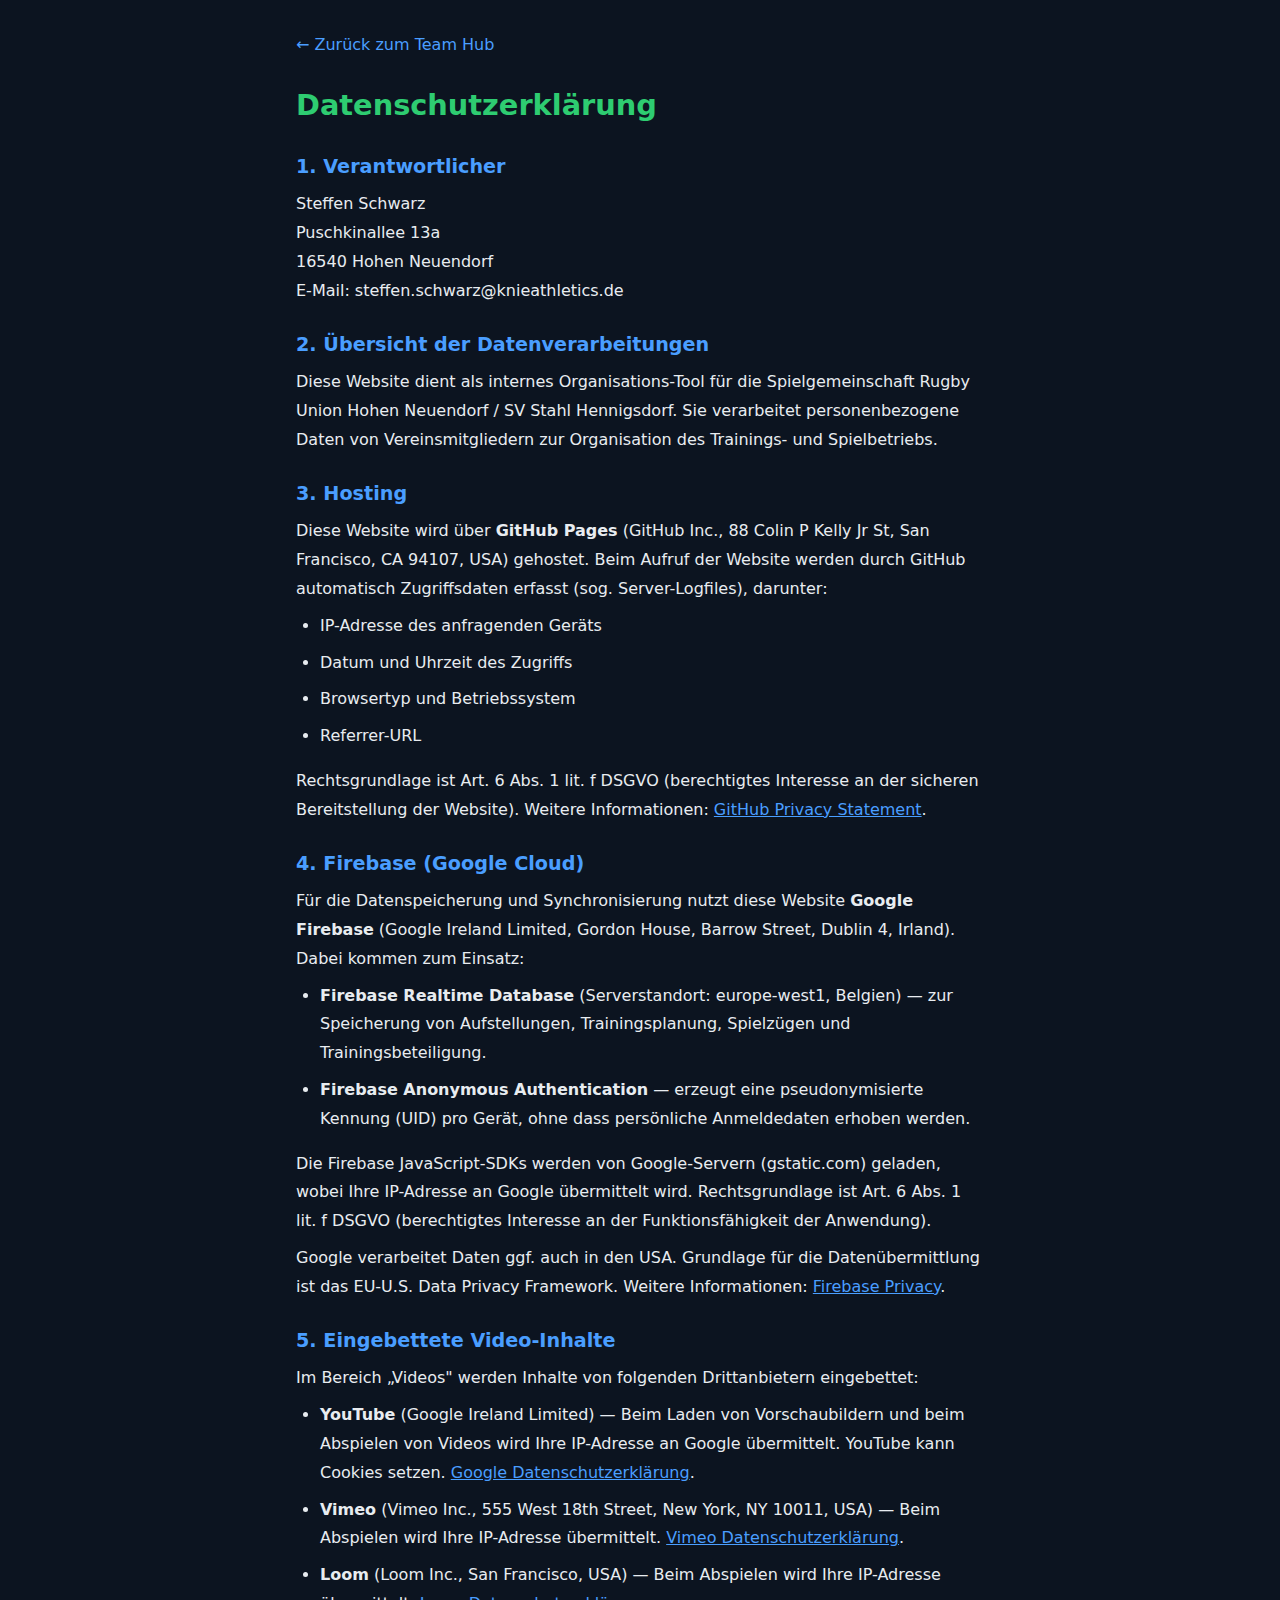
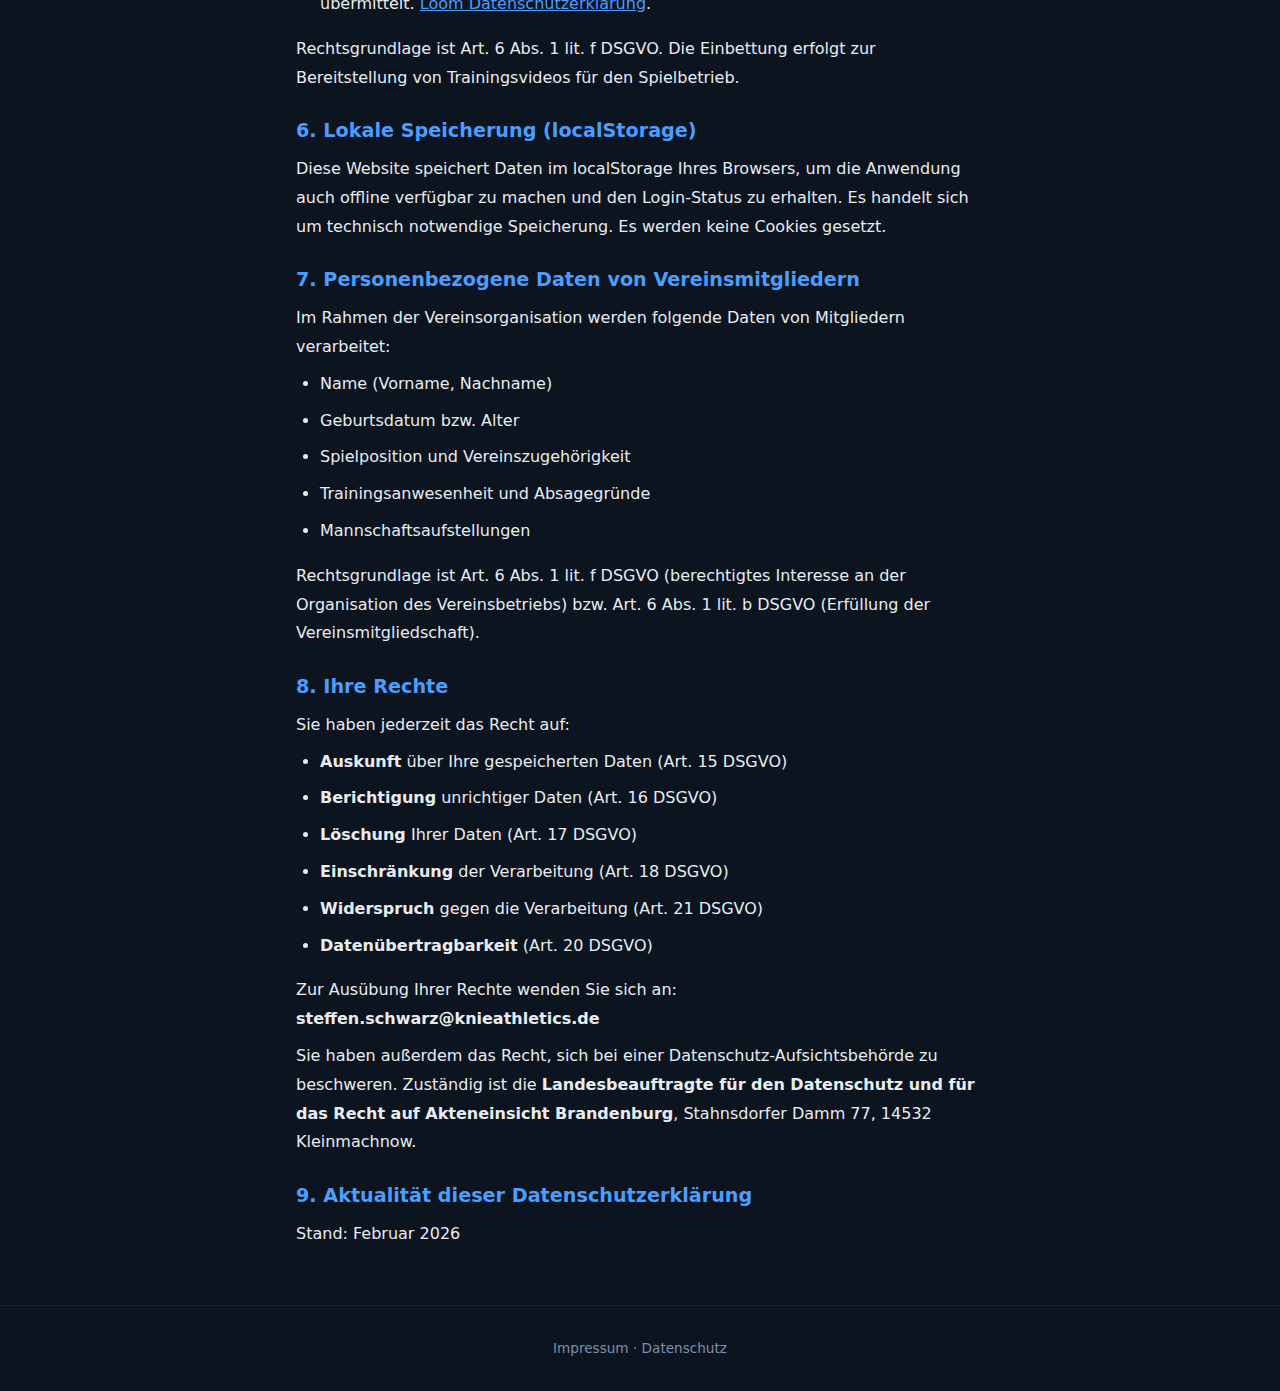
<file: datenschutz.html>
<!DOCTYPE html>
<html lang="de">
<head>
    <meta charset="UTF-8">
    <meta name="viewport" content="width=device-width, initial-scale=1.0">
    <title>Datenschutzerklärung — SG Rugby Team Hub</title>
    <link rel="stylesheet" href="common.css?v=3">
    <style>
        .legal-content { max-width: 720px; margin: 0 auto; padding: 2rem 1rem; }
        .legal-content h1 { font-size: 1.8rem; margin-bottom: 1.5rem; color: var(--accent); }
        .legal-content h2 { font-size: 1.2rem; margin: 1.5rem 0 0.5rem; color: var(--accent-blue); }
        .legal-content h3 { font-size: 1rem; margin: 1rem 0 0.3rem; color: var(--text); }
        .legal-content p, .legal-content li { color: var(--text); line-height: 1.8; margin-bottom: 0.5rem; }
        .legal-content ul { padding-left: 1.5rem; margin-bottom: 1rem; }
        .legal-content a { color: var(--accent-blue); }
        .back-link { display: inline-block; margin-bottom: 1.5rem; color: var(--accent-blue); text-decoration: none; }
        .back-link:hover { text-decoration: underline; }
    </style>
</head>
<body>
    <div class="legal-content">
        <a href="index.html" class="back-link">&larr; Zurück zum Team Hub</a>

        <h1>Datenschutzerklärung</h1>

        <h2>1. Verantwortlicher</h2>
        <p>
            Steffen Schwarz<br>
            Puschkinallee 13a<br>
            16540 Hohen Neuendorf<br>
            E-Mail: steffen.schwarz@knieathletics.de
        </p>

        <h2>2. Übersicht der Datenverarbeitungen</h2>
        <p>
            Diese Website dient als internes Organisations-Tool für die Spielgemeinschaft
            Rugby Union Hohen Neuendorf / SV Stahl Hennigsdorf. Sie verarbeitet personenbezogene Daten
            von Vereinsmitgliedern zur Organisation des Trainings- und Spielbetriebs.
        </p>

        <h2>3. Hosting</h2>
        <p>
            Diese Website wird über <strong>GitHub Pages</strong> (GitHub Inc., 88 Colin P Kelly Jr St,
            San Francisco, CA 94107, USA) gehostet. Beim Aufruf der Website werden durch GitHub
            automatisch Zugriffsdaten erfasst (sog. Server-Logfiles), darunter:
        </p>
        <ul>
            <li>IP-Adresse des anfragenden Geräts</li>
            <li>Datum und Uhrzeit des Zugriffs</li>
            <li>Browsertyp und Betriebssystem</li>
            <li>Referrer-URL</li>
        </ul>
        <p>
            Rechtsgrundlage ist Art. 6 Abs. 1 lit. f DSGVO (berechtigtes Interesse an der sicheren
            Bereitstellung der Website). Weitere Informationen:
            <a href="https://docs.github.com/en/site-policy/privacy-policies/github-general-privacy-statement" target="_blank">GitHub Privacy Statement</a>.
        </p>

        <h2>4. Firebase (Google Cloud)</h2>
        <p>
            Für die Datenspeicherung und Synchronisierung nutzt diese Website <strong>Google Firebase</strong>
            (Google Ireland Limited, Gordon House, Barrow Street, Dublin 4, Irland). Dabei kommen zum Einsatz:
        </p>
        <ul>
            <li><strong>Firebase Realtime Database</strong> (Serverstandort: europe-west1, Belgien) —
                zur Speicherung von Aufstellungen, Trainingsplanung, Spielzügen und Trainingsbeteiligung.</li>
            <li><strong>Firebase Anonymous Authentication</strong> — erzeugt eine pseudonymisierte Kennung (UID)
                pro Gerät, ohne dass persönliche Anmeldedaten erhoben werden.</li>
        </ul>
        <p>
            Die Firebase JavaScript-SDKs werden von Google-Servern (gstatic.com) geladen, wobei Ihre
            IP-Adresse an Google übermittelt wird. Rechtsgrundlage ist Art. 6 Abs. 1 lit. f DSGVO
            (berechtigtes Interesse an der Funktionsfähigkeit der Anwendung).
        </p>
        <p>
            Google verarbeitet Daten ggf. auch in den USA. Grundlage für die Datenübermittlung ist
            das EU-U.S. Data Privacy Framework.
            Weitere Informationen: <a href="https://firebase.google.com/support/privacy" target="_blank">Firebase Privacy</a>.
        </p>

        <h2>5. Eingebettete Video-Inhalte</h2>
        <p>
            Im Bereich „Videos" werden Inhalte von folgenden Drittanbietern eingebettet:
        </p>
        <ul>
            <li><strong>YouTube</strong> (Google Ireland Limited) — Beim Laden von Vorschaubildern und
                beim Abspielen von Videos wird Ihre IP-Adresse an Google übermittelt. YouTube kann
                Cookies setzen.
                <a href="https://policies.google.com/privacy" target="_blank">Google Datenschutzerklärung</a>.</li>
            <li><strong>Vimeo</strong> (Vimeo Inc., 555 West 18th Street, New York, NY 10011, USA) —
                Beim Abspielen wird Ihre IP-Adresse übermittelt.
                <a href="https://vimeo.com/privacy" target="_blank">Vimeo Datenschutzerklärung</a>.</li>
            <li><strong>Loom</strong> (Loom Inc., San Francisco, USA) —
                Beim Abspielen wird Ihre IP-Adresse übermittelt.
                <a href="https://www.loom.com/privacy-policy" target="_blank">Loom Datenschutzerklärung</a>.</li>
        </ul>
        <p>
            Rechtsgrundlage ist Art. 6 Abs. 1 lit. f DSGVO. Die Einbettung erfolgt zur Bereitstellung
            von Trainingsvideos für den Spielbetrieb.
        </p>

        <h2>6. Lokale Speicherung (localStorage)</h2>
        <p>
            Diese Website speichert Daten im localStorage Ihres Browsers, um die Anwendung auch
            offline verfügbar zu machen und den Login-Status zu erhalten. Es handelt sich um
            technisch notwendige Speicherung. Es werden keine Cookies gesetzt.
        </p>

        <h2>7. Personenbezogene Daten von Vereinsmitgliedern</h2>
        <p>
            Im Rahmen der Vereinsorganisation werden folgende Daten von Mitgliedern verarbeitet:
        </p>
        <ul>
            <li>Name (Vorname, Nachname)</li>
            <li>Geburtsdatum bzw. Alter</li>
            <li>Spielposition und Vereinszugehörigkeit</li>
            <li>Trainingsanwesenheit und Absagegründe</li>
            <li>Mannschaftsaufstellungen</li>
        </ul>
        <p>
            Rechtsgrundlage ist Art. 6 Abs. 1 lit. f DSGVO (berechtigtes Interesse an der Organisation
            des Vereinsbetriebs) bzw. Art. 6 Abs. 1 lit. b DSGVO (Erfüllung der Vereinsmitgliedschaft).
        </p>

        <h2>8. Ihre Rechte</h2>
        <p>Sie haben jederzeit das Recht auf:</p>
        <ul>
            <li><strong>Auskunft</strong> über Ihre gespeicherten Daten (Art. 15 DSGVO)</li>
            <li><strong>Berichtigung</strong> unrichtiger Daten (Art. 16 DSGVO)</li>
            <li><strong>Löschung</strong> Ihrer Daten (Art. 17 DSGVO)</li>
            <li><strong>Einschränkung</strong> der Verarbeitung (Art. 18 DSGVO)</li>
            <li><strong>Widerspruch</strong> gegen die Verarbeitung (Art. 21 DSGVO)</li>
            <li><strong>Datenübertragbarkeit</strong> (Art. 20 DSGVO)</li>
        </ul>
        <p>
            Zur Ausübung Ihrer Rechte wenden Sie sich an: <strong>steffen.schwarz@knieathletics.de</strong>
        </p>
        <p>
            Sie haben außerdem das Recht, sich bei einer Datenschutz-Aufsichtsbehörde zu beschweren.
            Zuständig ist die <strong>Landesbeauftragte für den Datenschutz und für das Recht auf
            Akteneinsicht Brandenburg</strong>, Stahnsdorfer Damm 77, 14532 Kleinmachnow.
        </p>

        <h2>9. Aktualität dieser Datenschutzerklärung</h2>
        <p>Stand: Februar 2026</p>
    </div>

    <footer style="text-align:center; padding:2rem 1rem; color:var(--text-muted); font-size:0.85rem;">
        <a href="impressum.html" style="color:var(--text-muted);">Impressum</a> &middot;
        <a href="datenschutz.html" style="color:var(--text-muted);">Datenschutz</a>
    </footer>
</body>
</html>
</file>
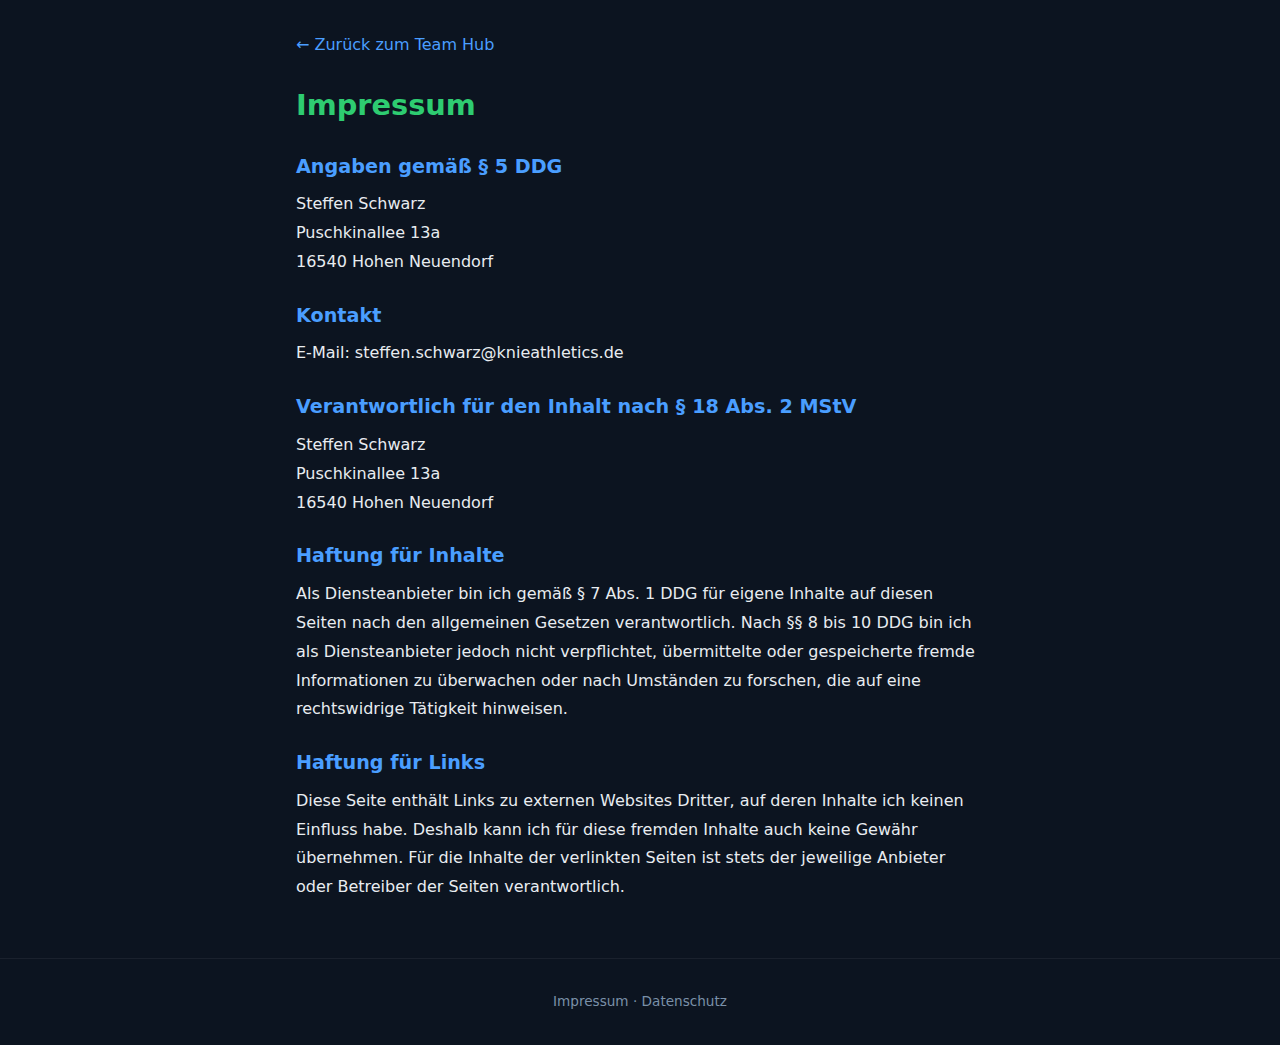
<file: impressum.html>
<!DOCTYPE html>
<html lang="de">
<head>
    <meta charset="UTF-8">
    <meta name="viewport" content="width=device-width, initial-scale=1.0">
    <title>Impressum — SG Rugby Team Hub</title>
    <link rel="stylesheet" href="common.css?v=2">
    <style>
        .legal-content { max-width: 720px; margin: 0 auto; padding: 2rem 1rem; }
        .legal-content h1 { font-size: 1.8rem; margin-bottom: 1.5rem; color: var(--accent); }
        .legal-content h2 { font-size: 1.2rem; margin: 1.5rem 0 0.5rem; color: var(--accent-blue); }
        .legal-content p, .legal-content li { color: var(--text); line-height: 1.8; margin-bottom: 0.5rem; }
        .legal-content a { color: var(--accent-blue); }
        .back-link { display: inline-block; margin-bottom: 1.5rem; color: var(--accent-blue); text-decoration: none; }
        .back-link:hover { text-decoration: underline; }
    </style>
</head>
<body>
    <div class="legal-content">
        <a href="index.html" class="back-link">&larr; Zurück zum Team Hub</a>

        <h1>Impressum</h1>

        <h2>Angaben gemäß § 5 DDG</h2>
        <p>
            Steffen Schwarz<br>
            Puschkinallee 13a<br>
            16540 Hohen Neuendorf
        </p>

        <h2>Kontakt</h2>
        <p>
            E-Mail: steffen.schwarz@knieathletics.de
        </p>

        <h2>Verantwortlich für den Inhalt nach § 18 Abs. 2 MStV</h2>
        <p>
            Steffen Schwarz<br>
            Puschkinallee 13a<br>
            16540 Hohen Neuendorf
        </p>

        <h2>Haftung für Inhalte</h2>
        <p>
            Als Diensteanbieter bin ich gemäß § 7 Abs. 1 DDG für eigene Inhalte auf diesen Seiten nach den
            allgemeinen Gesetzen verantwortlich. Nach §§ 8 bis 10 DDG bin ich als Diensteanbieter jedoch nicht
            verpflichtet, übermittelte oder gespeicherte fremde Informationen zu überwachen oder nach Umständen
            zu forschen, die auf eine rechtswidrige Tätigkeit hinweisen.
        </p>

        <h2>Haftung für Links</h2>
        <p>
            Diese Seite enthält Links zu externen Websites Dritter, auf deren Inhalte ich keinen Einfluss habe.
            Deshalb kann ich für diese fremden Inhalte auch keine Gewähr übernehmen. Für die Inhalte der
            verlinkten Seiten ist stets der jeweilige Anbieter oder Betreiber der Seiten verantwortlich.
        </p>
    </div>

    <footer style="text-align:center; padding:2rem 1rem; color:var(--text-muted); font-size:0.85rem;">
        <a href="impressum.html" style="color:var(--text-muted);">Impressum</a> &middot;
        <a href="datenschutz.html" style="color:var(--text-muted);">Datenschutz</a>
    </footer>
</body>
</html>
</file>
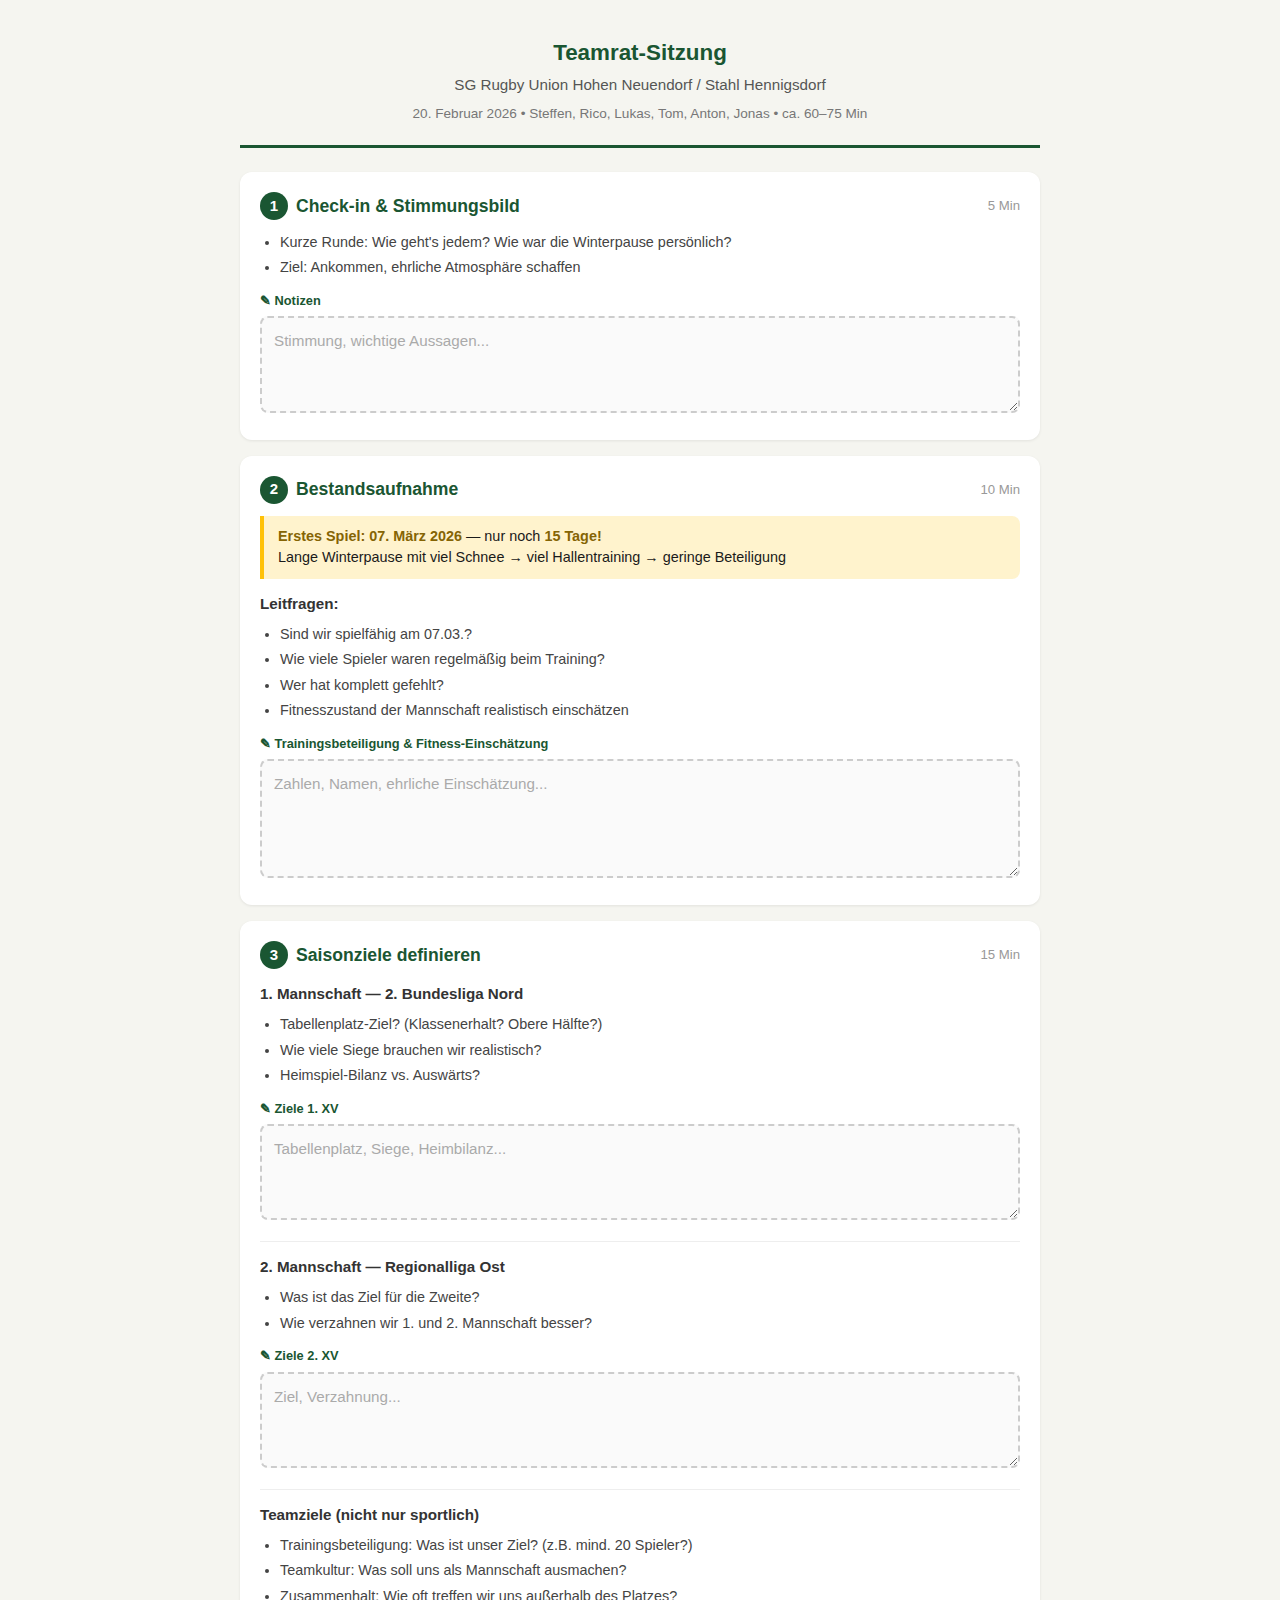
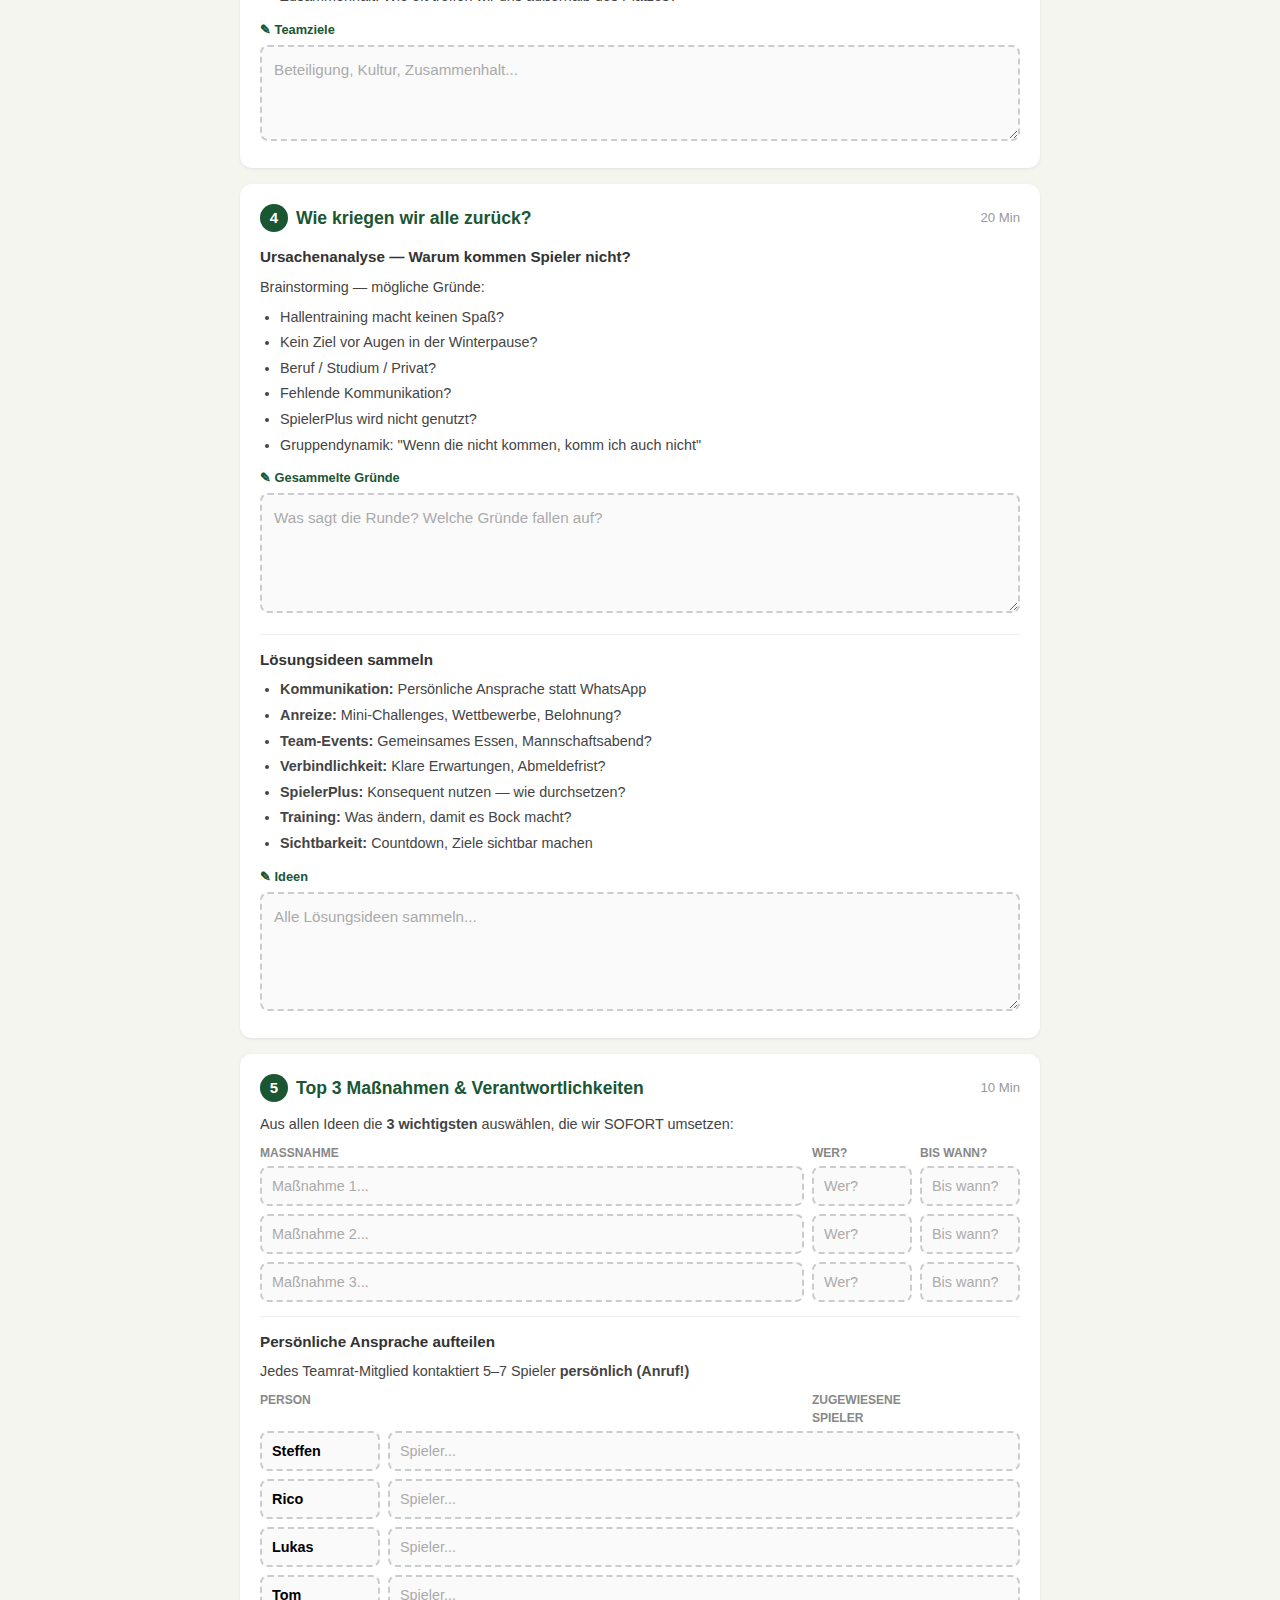
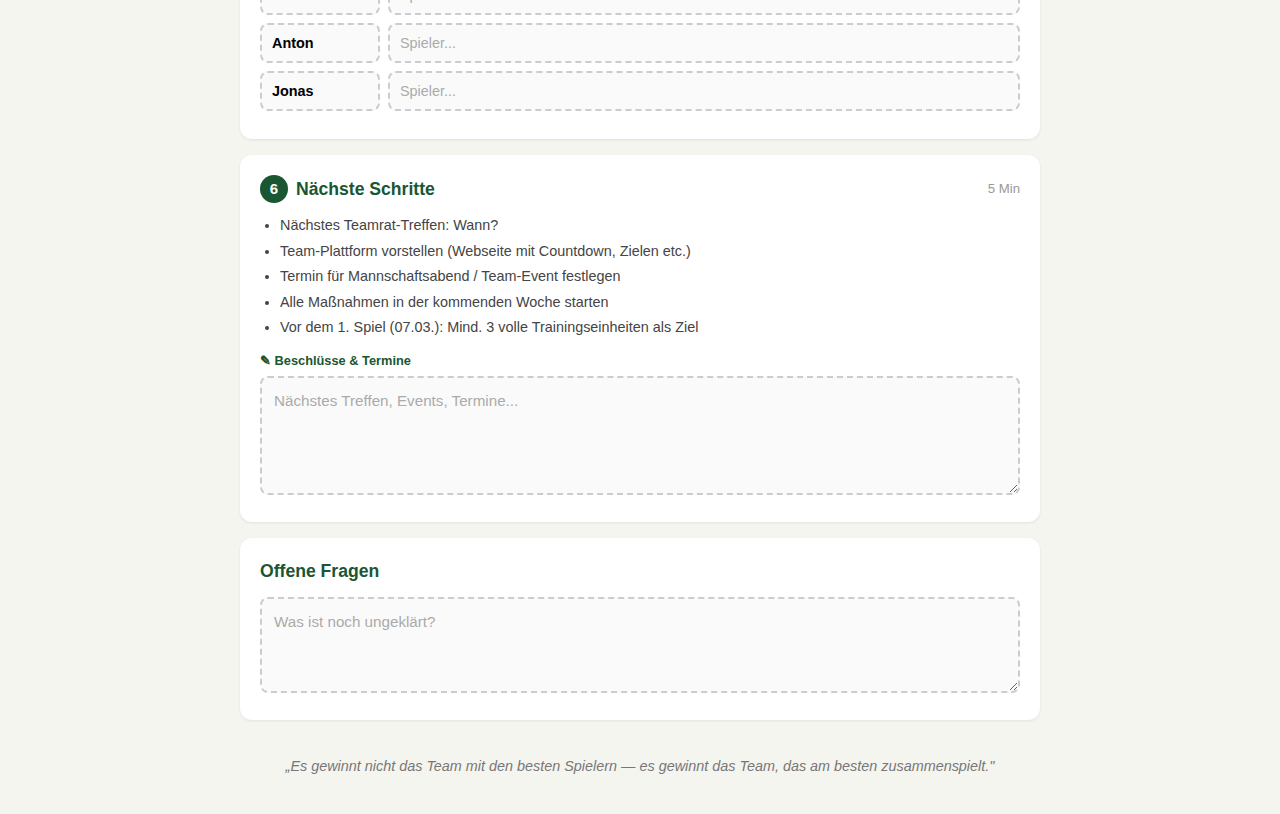
<file: meeting-agenda.html>
<!DOCTYPE html>
<html lang="de">
<head>
    <meta charset="UTF-8">
    <meta name="viewport" content="width=device-width, initial-scale=1.0">
    <title>Teamrat-Sitzung — 20. Februar 2026</title>
    <style>
        * { box-sizing: border-box; margin: 0; padding: 0; }
        body {
            font-family: -apple-system, BlinkMacSystemFont, 'Segoe UI', Roboto, sans-serif;
            background: #f5f5f0;
            color: #1a1a1a;
            line-height: 1.5;
            padding: 16px;
            -webkit-text-size-adjust: 100%;
        }
        .container {
            max-width: 800px;
            margin: 0 auto;
        }
        header {
            text-align: center;
            padding: 20px 0;
            border-bottom: 3px solid #1a5632;
            margin-bottom: 24px;
        }
        header h1 {
            font-size: 1.4em;
            color: #1a5632;
            margin-bottom: 4px;
        }
        header .subtitle {
            font-size: 0.95em;
            color: #555;
        }
        header .meta {
            font-size: 0.85em;
            color: #777;
            margin-top: 8px;
        }
        .section {
            background: #fff;
            border-radius: 12px;
            padding: 20px;
            margin-bottom: 16px;
            box-shadow: 0 1px 3px rgba(0,0,0,0.08);
        }
        .section h2 {
            font-size: 1.1em;
            color: #1a5632;
            margin-bottom: 12px;
            display: flex;
            align-items: center;
            gap: 8px;
        }
        .section h2 .num {
            background: #1a5632;
            color: #fff;
            width: 28px;
            height: 28px;
            border-radius: 50%;
            display: inline-flex;
            align-items: center;
            justify-content: center;
            font-size: 0.85em;
            flex-shrink: 0;
        }
        .section h2 .time {
            font-size: 0.75em;
            color: #999;
            font-weight: normal;
            margin-left: auto;
        }
        .section h3 {
            font-size: 0.95em;
            color: #333;
            margin: 14px 0 8px;
        }
        .section ul {
            padding-left: 20px;
            margin-bottom: 8px;
        }
        .section li {
            margin-bottom: 4px;
            font-size: 0.9em;
            color: #444;
        }
        .section p {
            font-size: 0.9em;
            color: #444;
            margin-bottom: 8px;
        }
        .highlight {
            background: #fff3cd;
            border-left: 4px solid #ffc107;
            padding: 10px 14px;
            border-radius: 0 8px 8px 0;
            margin: 10px 0;
            font-size: 0.9em;
        }
        .highlight strong { color: #856404; }
        textarea {
            width: 100%;
            border: 2px dashed #ccc;
            border-radius: 8px;
            padding: 12px;
            font-family: inherit;
            font-size: 0.95em;
            line-height: 1.5;
            resize: vertical;
            background: #fafafa;
            color: #1a1a1a;
            -webkit-appearance: none;
            transition: border-color 0.2s;
        }
        textarea:focus {
            outline: none;
            border-color: #1a5632;
            background: #fff;
        }
        textarea::placeholder {
            color: #aaa;
        }
        .note-label {
            font-size: 0.8em;
            color: #1a5632;
            font-weight: 600;
            margin-bottom: 6px;
            display: flex;
            align-items: center;
            gap: 4px;
        }
        .note-group {
            margin-top: 12px;
        }
        .massnahme-row {
            display: grid;
            grid-template-columns: 1fr 100px 100px;
            gap: 8px;
            margin-bottom: 8px;
        }
        .massnahme-row input {
            border: 2px dashed #ccc;
            border-radius: 8px;
            padding: 10px;
            font-family: inherit;
            font-size: 0.9em;
            background: #fafafa;
            -webkit-appearance: none;
        }
        .massnahme-row input:focus {
            outline: none;
            border-color: #1a5632;
            background: #fff;
        }
        .massnahme-row input::placeholder { color: #aaa; }
        .massnahme-label {
            display: grid;
            grid-template-columns: 1fr 100px 100px;
            gap: 8px;
            margin-bottom: 4px;
        }
        .massnahme-label span {
            font-size: 0.75em;
            color: #888;
            font-weight: 600;
            text-transform: uppercase;
        }
        .divider {
            height: 1px;
            background: #eee;
            margin: 14px 0;
        }
        .quote {
            text-align: center;
            font-style: italic;
            color: #777;
            padding: 20px;
            font-size: 0.9em;
        }
        .save-status {
            position: fixed;
            bottom: 16px;
            right: 16px;
            background: #1a5632;
            color: #fff;
            padding: 8px 16px;
            border-radius: 20px;
            font-size: 0.8em;
            opacity: 0;
            transition: opacity 0.3s;
            pointer-events: none;
            z-index: 100;
        }
        .save-status.show { opacity: 1; }
        @media (max-width: 600px) {
            .massnahme-row {
                grid-template-columns: 1fr;
            }
            .massnahme-label {
                display: none;
            }
            .massnahme-row input:nth-child(2)::placeholder { content: 'Wer?'; }
            .massnahme-row input:nth-child(3)::placeholder { content: 'Bis wann?'; }
        }
    </style>
</head>
<body>
    <div class="container">
        <header>
            <h1>Teamrat-Sitzung</h1>
            <div class="subtitle">SG Rugby Union Hohen Neuendorf / Stahl Hennigsdorf</div>
            <div class="meta">20. Februar 2026 &bull; Steffen, Rico, Lukas, Tom, Anton, Jonas &bull; ca. 60–75 Min</div>
        </header>

        <!-- 1. Check-in -->
        <div class="section">
            <h2><span class="num">1</span> Check-in & Stimmungsbild <span class="time">5 Min</span></h2>
            <ul>
                <li>Kurze Runde: Wie geht's jedem? Wie war die Winterpause persönlich?</li>
                <li>Ziel: Ankommen, ehrliche Atmosphäre schaffen</li>
            </ul>
            <div class="note-group">
                <div class="note-label">&#9998; Notizen</div>
                <textarea rows="3" placeholder="Stimmung, wichtige Aussagen..." data-key="checkin"></textarea>
            </div>
        </div>

        <!-- 2. Bestandsaufnahme -->
        <div class="section">
            <h2><span class="num">2</span> Bestandsaufnahme <span class="time">10 Min</span></h2>
            <div class="highlight">
                <strong>Erstes Spiel: 07. März 2026</strong> — nur noch <strong>15 Tage!</strong><br>
                Lange Winterpause mit viel Schnee → viel Hallentraining → geringe Beteiligung
            </div>
            <h3>Leitfragen:</h3>
            <ul>
                <li>Sind wir spielfähig am 07.03.?</li>
                <li>Wie viele Spieler waren regelmäßig beim Training?</li>
                <li>Wer hat komplett gefehlt?</li>
                <li>Fitnesszustand der Mannschaft realistisch einschätzen</li>
            </ul>
            <div class="note-group">
                <div class="note-label">&#9998; Trainingsbeteiligung & Fitness-Einschätzung</div>
                <textarea rows="4" placeholder="Zahlen, Namen, ehrliche Einschätzung..." data-key="bestand"></textarea>
            </div>
        </div>

        <!-- 3. Saisonziele -->
        <div class="section">
            <h2><span class="num">3</span> Saisonziele definieren <span class="time">15 Min</span></h2>

            <h3>1. Mannschaft — 2. Bundesliga Nord</h3>
            <ul>
                <li>Tabellenplatz-Ziel? (Klassenerhalt? Obere Hälfte?)</li>
                <li>Wie viele Siege brauchen wir realistisch?</li>
                <li>Heimspiel-Bilanz vs. Auswärts?</li>
            </ul>
            <div class="note-group">
                <div class="note-label">&#9998; Ziele 1. XV</div>
                <textarea rows="3" placeholder="Tabellenplatz, Siege, Heimbilanz..." data-key="ziele1xv"></textarea>
            </div>

            <div class="divider"></div>

            <h3>2. Mannschaft — Regionalliga Ost</h3>
            <ul>
                <li>Was ist das Ziel für die Zweite?</li>
                <li>Wie verzahnen wir 1. und 2. Mannschaft besser?</li>
            </ul>
            <div class="note-group">
                <div class="note-label">&#9998; Ziele 2. XV</div>
                <textarea rows="3" placeholder="Ziel, Verzahnung..." data-key="ziele2xv"></textarea>
            </div>

            <div class="divider"></div>

            <h3>Teamziele (nicht nur sportlich)</h3>
            <ul>
                <li>Trainingsbeteiligung: Was ist unser Ziel? (z.B. mind. 20 Spieler?)</li>
                <li>Teamkultur: Was soll uns als Mannschaft ausmachen?</li>
                <li>Zusammenhalt: Wie oft treffen wir uns außerhalb des Platzes?</li>
            </ul>
            <div class="note-group">
                <div class="note-label">&#9998; Teamziele</div>
                <textarea rows="3" placeholder="Beteiligung, Kultur, Zusammenhalt..." data-key="teamziele"></textarea>
            </div>
        </div>

        <!-- 4. Kernproblem -->
        <div class="section">
            <h2><span class="num">4</span> Wie kriegen wir alle zurück? <span class="time">20 Min</span></h2>

            <h3>Ursachenanalyse — Warum kommen Spieler nicht?</h3>
            <p>Brainstorming — mögliche Gründe:</p>
            <ul>
                <li>Hallentraining macht keinen Spaß?</li>
                <li>Kein Ziel vor Augen in der Winterpause?</li>
                <li>Beruf / Studium / Privat?</li>
                <li>Fehlende Kommunikation?</li>
                <li>SpielerPlus wird nicht genutzt?</li>
                <li>Gruppendynamik: "Wenn die nicht kommen, komm ich auch nicht"</li>
            </ul>
            <div class="note-group">
                <div class="note-label">&#9998; Gesammelte Gründe</div>
                <textarea rows="4" placeholder="Was sagt die Runde? Welche Gründe fallen auf?" data-key="gruende"></textarea>
            </div>

            <div class="divider"></div>

            <h3>Lösungsideen sammeln</h3>
            <ul>
                <li><strong>Kommunikation:</strong> Persönliche Ansprache statt WhatsApp</li>
                <li><strong>Anreize:</strong> Mini-Challenges, Wettbewerbe, Belohnung?</li>
                <li><strong>Team-Events:</strong> Gemeinsames Essen, Mannschaftsabend?</li>
                <li><strong>Verbindlichkeit:</strong> Klare Erwartungen, Abmeldefrist?</li>
                <li><strong>SpielerPlus:</strong> Konsequent nutzen — wie durchsetzen?</li>
                <li><strong>Training:</strong> Was ändern, damit es Bock macht?</li>
                <li><strong>Sichtbarkeit:</strong> Countdown, Ziele sichtbar machen</li>
            </ul>
            <div class="note-group">
                <div class="note-label">&#9998; Ideen</div>
                <textarea rows="4" placeholder="Alle Lösungsideen sammeln..." data-key="ideen"></textarea>
            </div>
        </div>

        <!-- 5. Top 3 & Verantwortlichkeiten -->
        <div class="section">
            <h2><span class="num">5</span> Top 3 Maßnahmen & Verantwortlichkeiten <span class="time">10 Min</span></h2>
            <p>Aus allen Ideen die <strong>3 wichtigsten</strong> auswählen, die wir SOFORT umsetzen:</p>

            <div class="massnahme-label">
                <span>Maßnahme</span>
                <span>Wer?</span>
                <span>Bis wann?</span>
            </div>
            <div class="massnahme-row">
                <input type="text" placeholder="Maßnahme 1..." data-key="m1">
                <input type="text" placeholder="Wer?" data-key="m1wer">
                <input type="text" placeholder="Bis wann?" data-key="m1bis">
            </div>
            <div class="massnahme-row">
                <input type="text" placeholder="Maßnahme 2..." data-key="m2">
                <input type="text" placeholder="Wer?" data-key="m2wer">
                <input type="text" placeholder="Bis wann?" data-key="m2bis">
            </div>
            <div class="massnahme-row">
                <input type="text" placeholder="Maßnahme 3..." data-key="m3">
                <input type="text" placeholder="Wer?" data-key="m3wer">
                <input type="text" placeholder="Bis wann?" data-key="m3bis">
            </div>

            <div class="divider"></div>

            <h3>Persönliche Ansprache aufteilen</h3>
            <p>Jedes Teamrat-Mitglied kontaktiert 5–7 Spieler <strong>persönlich (Anruf!)</strong></p>
            <div class="massnahme-label">
                <span>Person</span>
                <span colspan="2">Zugewiesene Spieler</span>
            </div>
            <div class="massnahme-row" style="grid-template-columns: 120px 1fr;">
                <input type="text" value="Steffen" data-key="a1name" style="font-weight:600;">
                <input type="text" placeholder="Spieler..." data-key="a1spieler">
            </div>
            <div class="massnahme-row" style="grid-template-columns: 120px 1fr;">
                <input type="text" value="Rico" data-key="a2name" style="font-weight:600;">
                <input type="text" placeholder="Spieler..." data-key="a2spieler">
            </div>
            <div class="massnahme-row" style="grid-template-columns: 120px 1fr;">
                <input type="text" value="Lukas" data-key="a3name" style="font-weight:600;">
                <input type="text" placeholder="Spieler..." data-key="a3spieler">
            </div>
            <div class="massnahme-row" style="grid-template-columns: 120px 1fr;">
                <input type="text" value="Tom" data-key="a4name" style="font-weight:600;">
                <input type="text" placeholder="Spieler..." data-key="a4spieler">
            </div>
            <div class="massnahme-row" style="grid-template-columns: 120px 1fr;">
                <input type="text" value="Anton" data-key="a5name" style="font-weight:600;">
                <input type="text" placeholder="Spieler..." data-key="a5spieler">
            </div>
            <div class="massnahme-row" style="grid-template-columns: 120px 1fr;">
                <input type="text" value="Jonas" data-key="a6name" style="font-weight:600;">
                <input type="text" placeholder="Spieler..." data-key="a6spieler">
            </div>
        </div>

        <!-- 6. Nächste Schritte -->
        <div class="section">
            <h2><span class="num">6</span> Nächste Schritte <span class="time">5 Min</span></h2>
            <ul>
                <li>Nächstes Teamrat-Treffen: Wann?</li>
                <li>Team-Plattform vorstellen (Webseite mit Countdown, Zielen etc.)</li>
                <li>Termin für Mannschaftsabend / Team-Event festlegen</li>
                <li>Alle Maßnahmen in der kommenden Woche starten</li>
                <li>Vor dem 1. Spiel (07.03.): Mind. 3 volle Trainingseinheiten als Ziel</li>
            </ul>
            <div class="note-group">
                <div class="note-label">&#9998; Beschlüsse & Termine</div>
                <textarea rows="4" placeholder="Nächstes Treffen, Events, Termine..." data-key="next"></textarea>
            </div>
        </div>

        <!-- Abschluss -->
        <div class="section">
            <h2>Offene Fragen</h2>
            <div class="note-group">
                <textarea rows="3" placeholder="Was ist noch ungeklärt?" data-key="offen"></textarea>
            </div>
        </div>

        <div class="quote">
            „Es gewinnt nicht das Team mit den besten Spielern — es gewinnt das Team, das am besten zusammenspielt."
        </div>
    </div>

    <div class="save-status" id="saveStatus">Gespeichert &#10003;</div>

    <script>
        const STORAGE_KEY = 'teamrat_agenda_2026_02_20';

        // Load saved data
        function loadData() {
            try {
                const saved = JSON.parse(localStorage.getItem(STORAGE_KEY) || '{}');
                document.querySelectorAll('[data-key]').forEach(el => {
                    if (saved[el.dataset.key] !== undefined) {
                        el.value = saved[el.dataset.key];
                    }
                });
            } catch(e) {}
        }

        // Save all data
        function saveData() {
            const data = {};
            document.querySelectorAll('[data-key]').forEach(el => {
                data[el.dataset.key] = el.value;
            });
            localStorage.setItem(STORAGE_KEY, JSON.stringify(data));
            showSaved();
        }

        // Show save indicator
        function showSaved() {
            const el = document.getElementById('saveStatus');
            el.classList.add('show');
            setTimeout(() => el.classList.remove('show'), 1500);
        }

        // Auto-save on input
        let saveTimeout;
        document.addEventListener('input', () => {
            clearTimeout(saveTimeout);
            saveTimeout = setTimeout(saveData, 500);
        });

        // Auto-resize textareas
        document.querySelectorAll('textarea').forEach(ta => {
            ta.addEventListener('input', function() {
                this.style.height = 'auto';
                this.style.height = this.scrollHeight + 'px';
            });
        });

        loadData();
    </script>
</body>
</html>
</file>
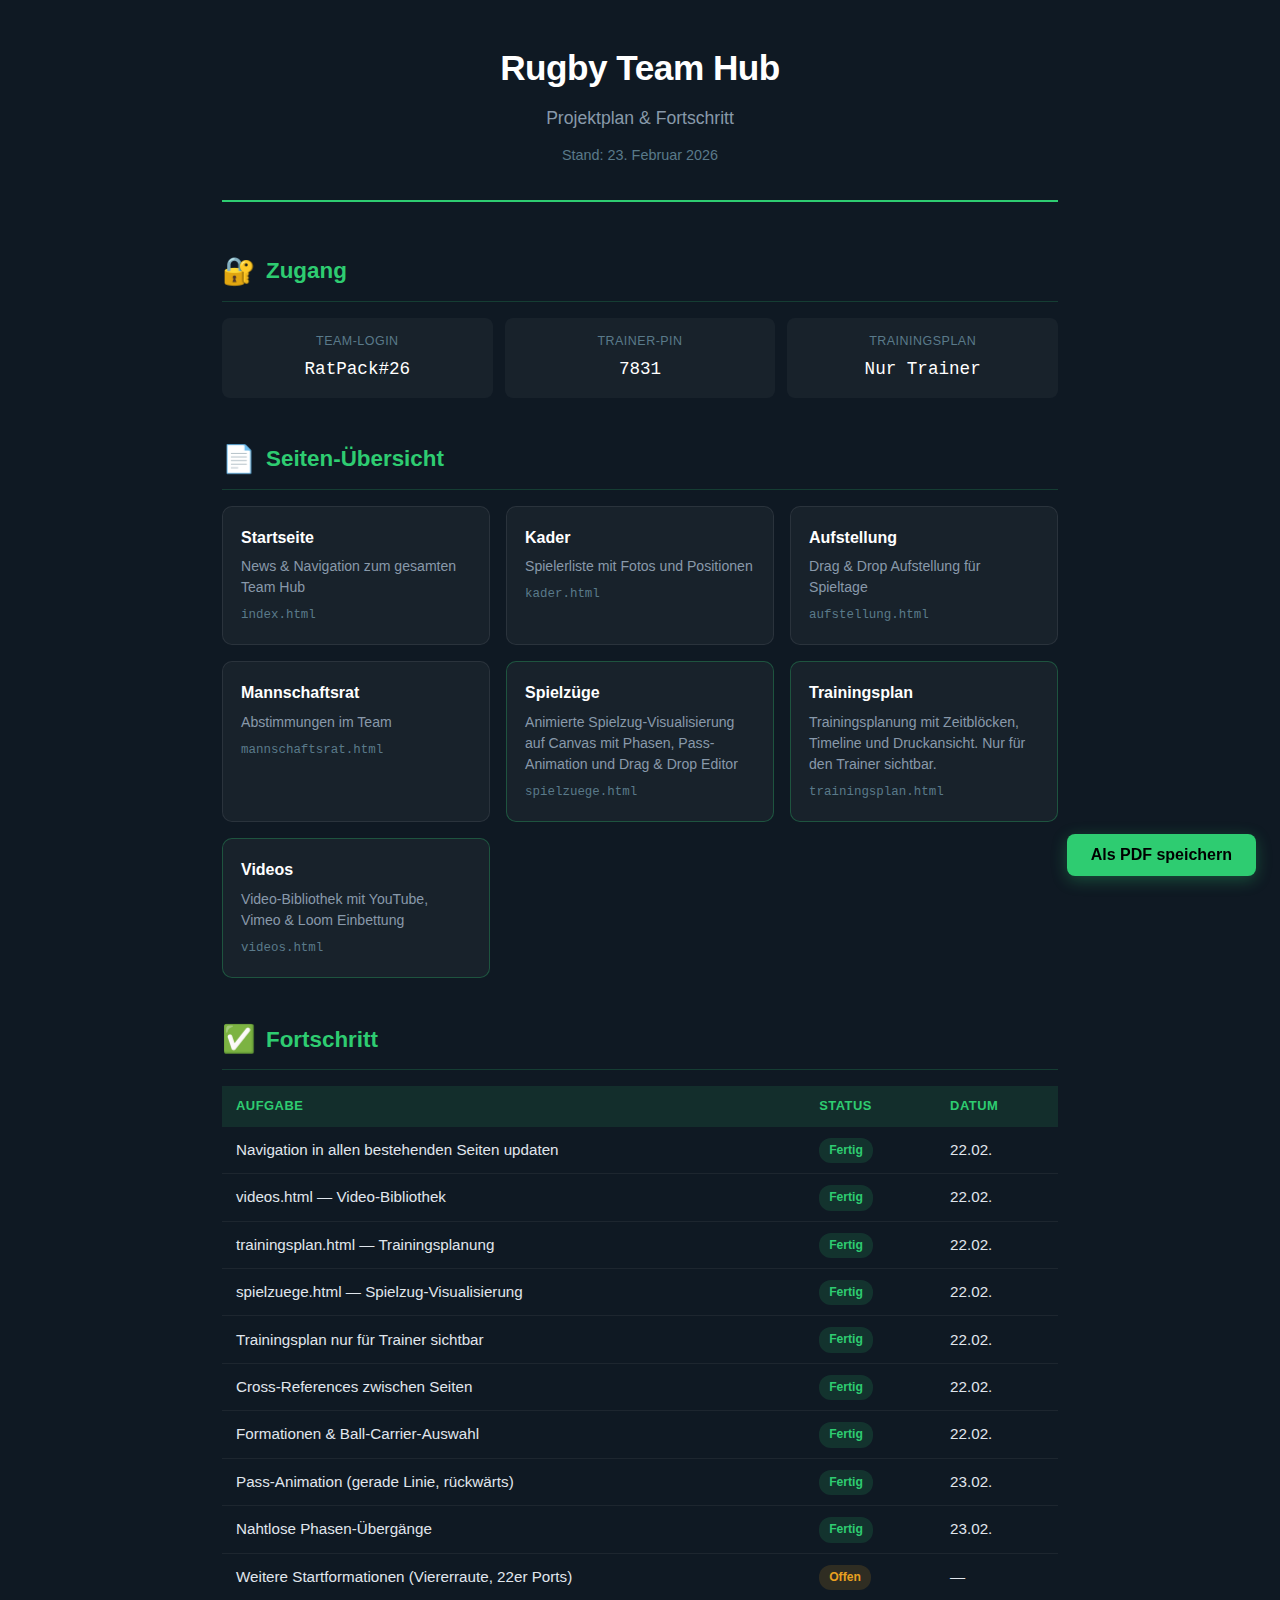
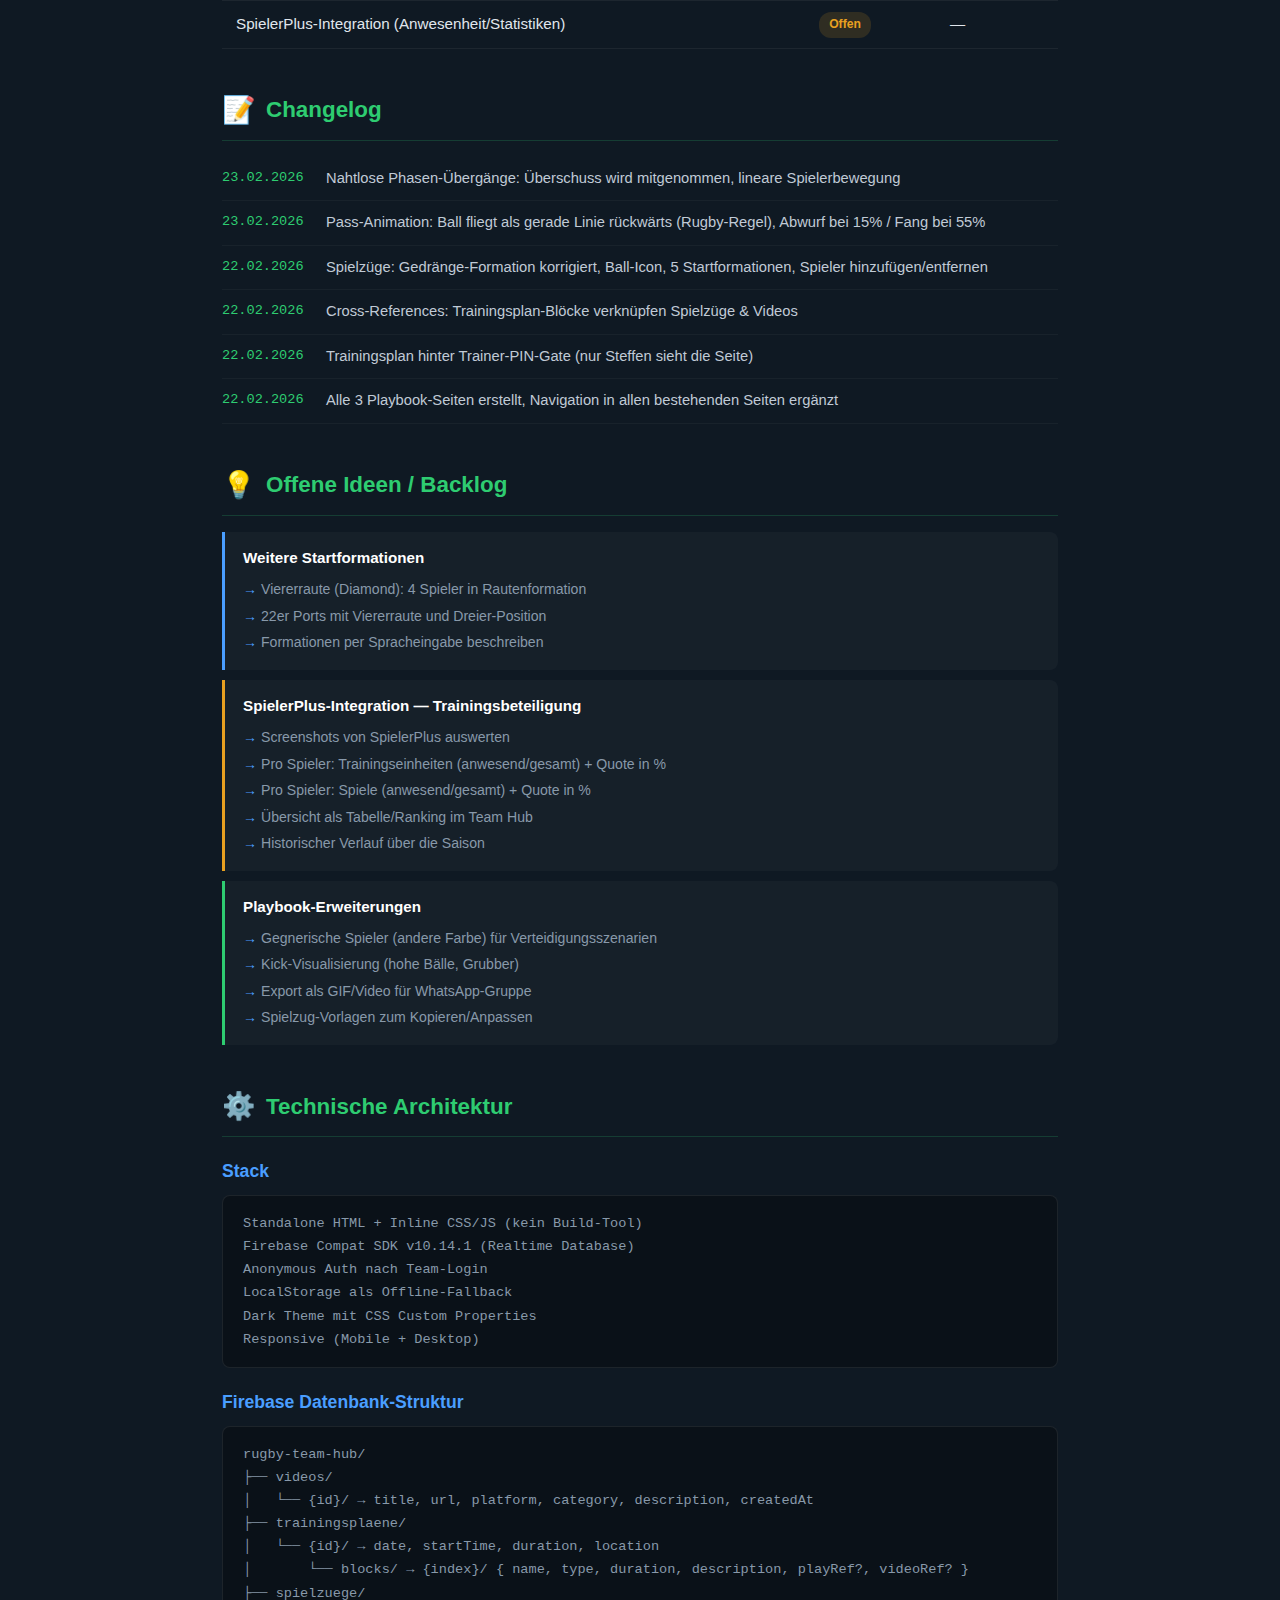
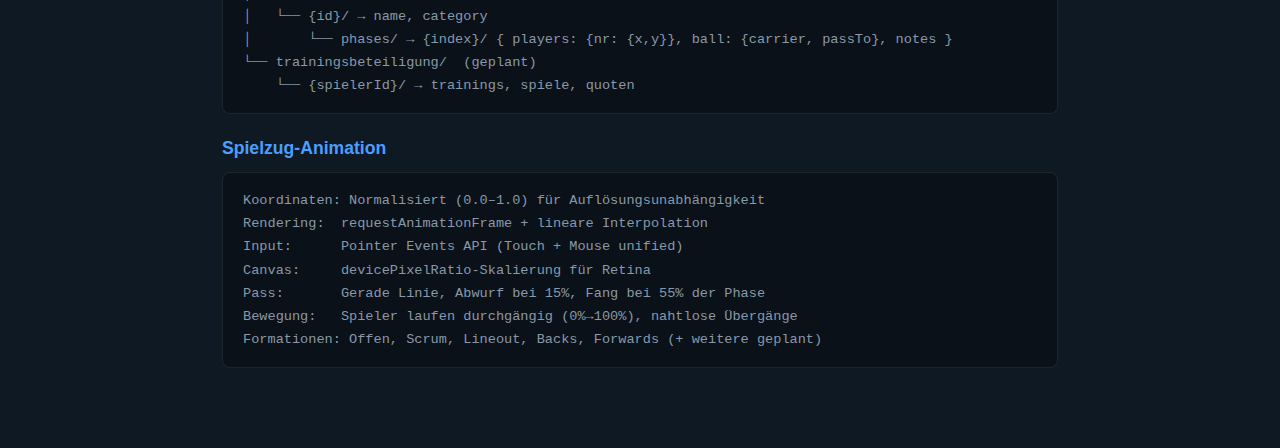
<file: plan.html>
<!DOCTYPE html>
<html lang="de">
<head>
<meta charset="UTF-8">
<meta name="viewport" content="width=device-width, initial-scale=1.0">
<title>Rugby Team Hub — Projektplan</title>
<style>
    @media print {
        body { background: #fff !important; color: #1a1a1a !important; }
        .no-print { display: none !important; }
        .page-break { page-break-before: always; }
        section { break-inside: avoid; }
        table { font-size: 11px; }
    }

    * { margin: 0; padding: 0; box-sizing: border-box; }

    body {
        font-family: -apple-system, BlinkMacSystemFont, 'Segoe UI', Roboto, sans-serif;
        background: #0f1923;
        color: #e0e6ed;
        line-height: 1.6;
        padding: 0;
    }

    .container {
        max-width: 900px;
        margin: 0 auto;
        padding: 40px 32px;
    }

    /* Header */
    .header {
        text-align: center;
        margin-bottom: 48px;
        padding-bottom: 32px;
        border-bottom: 2px solid #2ecc71;
    }
    .header h1 {
        font-size: 2.2em;
        color: #fff;
        margin-bottom: 8px;
        letter-spacing: -0.5px;
    }
    .header .subtitle {
        font-size: 1.1em;
        color: #8899aa;
    }
    .header .date {
        margin-top: 12px;
        font-size: 0.9em;
        color: #5a7a8a;
    }

    /* Sections */
    section {
        margin-bottom: 40px;
    }
    h2 {
        font-size: 1.4em;
        color: #2ecc71;
        margin-bottom: 16px;
        padding-bottom: 8px;
        border-bottom: 1px solid rgba(46,204,113,0.2);
        display: flex;
        align-items: center;
        gap: 10px;
    }
    h2 .icon { font-size: 1.2em; }
    h3 {
        font-size: 1.1em;
        color: #4a9eff;
        margin: 20px 0 10px;
    }

    /* Tables */
    table {
        width: 100%;
        border-collapse: collapse;
        margin: 12px 0;
        font-size: 0.95em;
    }
    th {
        background: rgba(46,204,113,0.12);
        color: #2ecc71;
        padding: 10px 14px;
        text-align: left;
        font-weight: 600;
        font-size: 0.85em;
        text-transform: uppercase;
        letter-spacing: 0.5px;
    }
    td {
        padding: 10px 14px;
        border-bottom: 1px solid rgba(255,255,255,0.06);
    }
    tr:hover td {
        background: rgba(255,255,255,0.03);
    }

    /* Status badges */
    .badge {
        display: inline-block;
        padding: 3px 10px;
        border-radius: 12px;
        font-size: 0.8em;
        font-weight: 600;
    }
    .badge-done {
        background: rgba(46,204,113,0.15);
        color: #2ecc71;
    }
    .badge-open {
        background: rgba(232,160,32,0.15);
        color: #e8a020;
    }
    .badge-idea {
        background: rgba(74,158,255,0.15);
        color: #4a9eff;
    }

    /* Cards */
    .card-grid {
        display: grid;
        grid-template-columns: repeat(auto-fill, minmax(260px, 1fr));
        gap: 16px;
        margin: 12px 0;
    }
    .card {
        background: rgba(255,255,255,0.04);
        border: 1px solid rgba(255,255,255,0.08);
        border-radius: 10px;
        padding: 18px;
    }
    .card h4 {
        color: #fff;
        font-size: 1em;
        margin-bottom: 6px;
    }
    .card p {
        color: #8899aa;
        font-size: 0.88em;
        line-height: 1.5;
    }
    .card .file {
        font-family: 'SF Mono', Monaco, monospace;
        font-size: 0.78em;
        color: #5a7a8a;
        margin-top: 8px;
    }

    /* Changelog */
    .changelog-item {
        display: flex;
        gap: 14px;
        padding: 10px 0;
        border-bottom: 1px solid rgba(255,255,255,0.04);
    }
    .changelog-date {
        flex-shrink: 0;
        font-family: 'SF Mono', Monaco, monospace;
        font-size: 0.85em;
        color: #2ecc71;
        width: 90px;
    }
    .changelog-text {
        color: #c0cad6;
        font-size: 0.92em;
    }

    /* Backlog items */
    .backlog-item {
        background: rgba(255,255,255,0.03);
        border-left: 3px solid #4a9eff;
        padding: 14px 18px;
        margin: 10px 0;
        border-radius: 0 8px 8px 0;
    }
    .backlog-item h4 {
        color: #fff;
        font-size: 0.95em;
        margin-bottom: 6px;
    }
    .backlog-item ul {
        list-style: none;
        padding: 0;
    }
    .backlog-item li {
        color: #8899aa;
        font-size: 0.88em;
        padding: 2px 0;
    }
    .backlog-item li::before {
        content: '→ ';
        color: #4a9eff;
    }

    /* Tech section */
    .tech-box {
        background: rgba(0,0,0,0.3);
        border: 1px solid rgba(255,255,255,0.08);
        border-radius: 8px;
        padding: 16px 20px;
        margin: 10px 0;
        font-family: 'SF Mono', Monaco, monospace;
        font-size: 0.85em;
        color: #8899aa;
        white-space: pre-wrap;
        line-height: 1.7;
    }

    /* Print button */
    .print-btn {
        position: fixed;
        bottom: 24px;
        right: 24px;
        background: #2ecc71;
        color: #000;
        border: none;
        padding: 12px 24px;
        border-radius: 8px;
        font-size: 1em;
        font-weight: 600;
        cursor: pointer;
        box-shadow: 0 4px 16px rgba(46,204,113,0.3);
        z-index: 100;
    }
    .print-btn:hover { background: #27ae60; }

    /* Zugang box */
    .zugang-grid {
        display: grid;
        grid-template-columns: repeat(3, 1fr);
        gap: 12px;
        margin: 12px 0;
    }
    .zugang-item {
        background: rgba(255,255,255,0.04);
        border-radius: 8px;
        padding: 14px;
        text-align: center;
    }
    .zugang-item .label {
        font-size: 0.78em;
        color: #5a7a8a;
        text-transform: uppercase;
        letter-spacing: 0.5px;
    }
    .zugang-item .value {
        font-family: 'SF Mono', Monaco, monospace;
        font-size: 1.1em;
        color: #fff;
        margin-top: 4px;
    }
</style>
</head>
<body>

<button class="print-btn no-print" onclick="window.print()">Als PDF speichern</button>

<div class="container">

    <!-- HEADER -->
    <div class="header">
        <h1>Rugby Team Hub</h1>
        <div class="subtitle">Projektplan & Fortschritt</div>
        <div class="date">Stand: 23. Februar 2026</div>
    </div>

    <!-- ZUGANG -->
    <section>
        <h2><span class="icon">🔐</span> Zugang</h2>
        <div class="zugang-grid">
            <div class="zugang-item">
                <div class="label">Team-Login</div>
                <div class="value">RatPack#26</div>
            </div>
            <div class="zugang-item">
                <div class="label">Trainer-PIN</div>
                <div class="value">7831</div>
            </div>
            <div class="zugang-item">
                <div class="label">Trainingsplan</div>
                <div class="value">Nur Trainer</div>
            </div>
        </div>
    </section>

    <!-- SEITEN -->
    <section>
        <h2><span class="icon">📄</span> Seiten-Übersicht</h2>
        <div class="card-grid">
            <div class="card">
                <h4>Startseite</h4>
                <p>News & Navigation zum gesamten Team Hub</p>
                <div class="file">index.html</div>
            </div>
            <div class="card">
                <h4>Kader</h4>
                <p>Spielerliste mit Fotos und Positionen</p>
                <div class="file">kader.html</div>
            </div>
            <div class="card">
                <h4>Aufstellung</h4>
                <p>Drag & Drop Aufstellung für Spieltage</p>
                <div class="file">aufstellung.html</div>
            </div>
            <div class="card">
                <h4>Mannschaftsrat</h4>
                <p>Abstimmungen im Team</p>
                <div class="file">mannschaftsrat.html</div>
            </div>
            <div class="card" style="border-color: rgba(46,204,113,0.3);">
                <h4>Spielzüge</h4>
                <p>Animierte Spielzug-Visualisierung auf Canvas mit Phasen, Pass-Animation und Drag & Drop Editor</p>
                <div class="file">spielzuege.html</div>
            </div>
            <div class="card" style="border-color: rgba(46,204,113,0.3);">
                <h4>Trainingsplan</h4>
                <p>Trainingsplanung mit Zeitblöcken, Timeline und Druckansicht. Nur für den Trainer sichtbar.</p>
                <div class="file">trainingsplan.html</div>
            </div>
            <div class="card" style="border-color: rgba(46,204,113,0.3);">
                <h4>Videos</h4>
                <p>Video-Bibliothek mit YouTube, Vimeo & Loom Einbettung</p>
                <div class="file">videos.html</div>
            </div>
        </div>
    </section>

    <!-- FORTSCHRITT -->
    <section>
        <h2><span class="icon">✅</span> Fortschritt</h2>
        <table>
            <thead>
                <tr><th>Aufgabe</th><th>Status</th><th>Datum</th></tr>
            </thead>
            <tbody>
                <tr><td>Navigation in allen bestehenden Seiten updaten</td><td><span class="badge badge-done">Fertig</span></td><td>22.02.</td></tr>
                <tr><td>videos.html — Video-Bibliothek</td><td><span class="badge badge-done">Fertig</span></td><td>22.02.</td></tr>
                <tr><td>trainingsplan.html — Trainingsplanung</td><td><span class="badge badge-done">Fertig</span></td><td>22.02.</td></tr>
                <tr><td>spielzuege.html — Spielzug-Visualisierung</td><td><span class="badge badge-done">Fertig</span></td><td>22.02.</td></tr>
                <tr><td>Trainingsplan nur für Trainer sichtbar</td><td><span class="badge badge-done">Fertig</span></td><td>22.02.</td></tr>
                <tr><td>Cross-References zwischen Seiten</td><td><span class="badge badge-done">Fertig</span></td><td>22.02.</td></tr>
                <tr><td>Formationen & Ball-Carrier-Auswahl</td><td><span class="badge badge-done">Fertig</span></td><td>22.02.</td></tr>
                <tr><td>Pass-Animation (gerade Linie, rückwärts)</td><td><span class="badge badge-done">Fertig</span></td><td>23.02.</td></tr>
                <tr><td>Nahtlose Phasen-Übergänge</td><td><span class="badge badge-done">Fertig</span></td><td>23.02.</td></tr>
                <tr><td>Weitere Startformationen (Viererraute, 22er Ports)</td><td><span class="badge badge-open">Offen</span></td><td>—</td></tr>
                <tr><td>SpielerPlus-Integration (Anwesenheit/Statistiken)</td><td><span class="badge badge-open">Offen</span></td><td>—</td></tr>
            </tbody>
        </table>
    </section>

    <!-- CHANGELOG -->
    <section>
        <h2><span class="icon">📝</span> Changelog</h2>
        <div class="changelog-item">
            <div class="changelog-date">23.02.2026</div>
            <div class="changelog-text">Nahtlose Phasen-Übergänge: Überschuss wird mitgenommen, lineare Spielerbewegung</div>
        </div>
        <div class="changelog-item">
            <div class="changelog-date">23.02.2026</div>
            <div class="changelog-text">Pass-Animation: Ball fliegt als gerade Linie rückwärts (Rugby-Regel), Abwurf bei 15% / Fang bei 55%</div>
        </div>
        <div class="changelog-item">
            <div class="changelog-date">22.02.2026</div>
            <div class="changelog-text">Spielzüge: Gedränge-Formation korrigiert, Ball-Icon, 5 Startformationen, Spieler hinzufügen/entfernen</div>
        </div>
        <div class="changelog-item">
            <div class="changelog-date">22.02.2026</div>
            <div class="changelog-text">Cross-References: Trainingsplan-Blöcke verknüpfen Spielzüge & Videos</div>
        </div>
        <div class="changelog-item">
            <div class="changelog-date">22.02.2026</div>
            <div class="changelog-text">Trainingsplan hinter Trainer-PIN-Gate (nur Steffen sieht die Seite)</div>
        </div>
        <div class="changelog-item">
            <div class="changelog-date">22.02.2026</div>
            <div class="changelog-text">Alle 3 Playbook-Seiten erstellt, Navigation in allen bestehenden Seiten ergänzt</div>
        </div>
    </section>

    <!-- BACKLOG -->
    <section class="page-break">
        <h2><span class="icon">💡</span> Offene Ideen / Backlog</h2>

        <div class="backlog-item">
            <h4>Weitere Startformationen</h4>
            <ul>
                <li>Viererraute (Diamond): 4 Spieler in Rautenformation</li>
                <li>22er Ports mit Viererraute und Dreier-Position</li>
                <li>Formationen per Spracheingabe beschreiben</li>
            </ul>
        </div>

        <div class="backlog-item" style="border-left-color: #e8a020;">
            <h4>SpielerPlus-Integration — Trainingsbeteiligung</h4>
            <ul>
                <li>Screenshots von SpielerPlus auswerten</li>
                <li>Pro Spieler: Trainingseinheiten (anwesend/gesamt) + Quote in %</li>
                <li>Pro Spieler: Spiele (anwesend/gesamt) + Quote in %</li>
                <li>Übersicht als Tabelle/Ranking im Team Hub</li>
                <li>Historischer Verlauf über die Saison</li>
            </ul>
        </div>

        <div class="backlog-item" style="border-left-color: #2ecc71;">
            <h4>Playbook-Erweiterungen</h4>
            <ul>
                <li>Gegnerische Spieler (andere Farbe) für Verteidigungsszenarien</li>
                <li>Kick-Visualisierung (hohe Bälle, Grubber)</li>
                <li>Export als GIF/Video für WhatsApp-Gruppe</li>
                <li>Spielzug-Vorlagen zum Kopieren/Anpassen</li>
            </ul>
        </div>
    </section>

    <!-- TECHNIK -->
    <section>
        <h2><span class="icon">⚙️</span> Technische Architektur</h2>

        <h3>Stack</h3>
        <div class="tech-box">Standalone HTML + Inline CSS/JS (kein Build-Tool)
Firebase Compat SDK v10.14.1 (Realtime Database)
Anonymous Auth nach Team-Login
LocalStorage als Offline-Fallback
Dark Theme mit CSS Custom Properties
Responsive (Mobile + Desktop)</div>

        <h3>Firebase Datenbank-Struktur</h3>
        <div class="tech-box">rugby-team-hub/
├── videos/
│   └── {id}/ → title, url, platform, category, description, createdAt
├── trainingsplaene/
│   └── {id}/ → date, startTime, duration, location
│       └── blocks/ → {index}/ { name, type, duration, description, playRef?, videoRef? }
├── spielzuege/
│   └── {id}/ → name, category
│       └── phases/ → {index}/ { players: {nr: {x,y}}, ball: {carrier, passTo}, notes }
└── trainingsbeteiligung/  (geplant)
    └── {spielerId}/ → trainings, spiele, quoten</div>

        <h3>Spielzug-Animation</h3>
        <div class="tech-box">Koordinaten: Normalisiert (0.0–1.0) für Auflösungsunabhängigkeit
Rendering:  requestAnimationFrame + lineare Interpolation
Input:      Pointer Events API (Touch + Mouse unified)
Canvas:     devicePixelRatio-Skalierung für Retina
Pass:       Gerade Linie, Abwurf bei 15%, Fang bei 55% der Phase
Bewegung:   Spieler laufen durchgängig (0%→100%), nahtlose Übergänge
Formationen: Offen, Scrum, Lineout, Backs, Forwards (+ weitere geplant)</div>
    </section>

</div>

</body>
</html>
</file>
<file: common.css>
/* ============================
   common.css — SG Rugbyunion Hohen Neuendorf
   Shared Dark-Theme base styles for all Team Hub pages
   ============================ */

/* Variables (Superset) */
:root {
    --green: #1b8a3e; --green-dark: #145a2a;
    --blue: #1a5fb4; --blue-dark: #0f3d7a;
    --primary: #152030; --primary-light: #1c3048;
    --accent: #2ecc71; --accent-blue: #4a9eff;
    --bg: #0c1420; --bg-card: #131f30; --bg-card-hover: #1a2a40;
    --text: #e8ecf0; --text-muted: #7a90a8;
    --danger: #e04040; --warning: #e8a020; --success: #40c060;
    --home: #2ecc71; --away: #4a9eff;
}

/* Reset */
* { margin: 0; padding: 0; box-sizing: border-box; }
body {
    font-family: -apple-system, BlinkMacSystemFont, 'Segoe UI', system-ui, sans-serif;
    background: var(--bg); color: var(--text); line-height: 1.6; min-height: 100vh;
}

/* Login Gate */
.login-gate {
    position: fixed; inset: 0; z-index: 1000; background: var(--bg);
    display: flex; align-items: center; justify-content: center;
}
.login-gate.hidden { display: none; }
.login-box {
    background: var(--bg-card); border: 1px solid rgba(255,255,255,0.08);
    border-radius: 16px; padding: 2rem; width: min(90vw, 360px); text-align: center;
}
.login-box h2 { font-size: 1.3rem; margin-bottom: 0.5rem; }
.login-clubs { font-size: 0.85rem; color: var(--text-muted); margin-bottom: 1.5rem; }
.club-green { color: var(--accent); } .club-x { margin: 0 0.3rem; } .club-blue { color: var(--accent-blue); }
.login-input {
    width: 100%; padding: 0.8rem 1rem; border: 1px solid rgba(255,255,255,0.12);
    border-radius: 8px; background: var(--primary); color: var(--text);
    font-size: 1rem; margin-bottom: 0.8rem; outline: none; text-align: center;
}
.login-input:focus { border-color: var(--accent); }
.login-input::placeholder { color: var(--text-muted); }
.login-btn {
    width: 100%; padding: 0.8rem; border: none; border-radius: 8px;
    background: linear-gradient(135deg, var(--green), var(--blue));
    color: white; font-size: 1rem; font-weight: 700; cursor: pointer;
}
.login-btn:hover { opacity: 0.9; }
.login-btn:disabled { opacity: 0.5; cursor: wait; }
.login-error { color: var(--danger); font-size: 0.8rem; margin-top: 0.5rem; display: none; }

/* App Content Visibility */
.app-content { display: none; }
.app-content.visible { display: block; }

/* ===== TOPNAV ===== */
.topnav {
    position: sticky; top: 0; z-index: 100;
    background: rgba(12,20,32,0.92); backdrop-filter: blur(10px);
    border-bottom: 1px solid rgba(255,255,255,0.06);
    display: none;
}
.topnav.visible {
    display: flex;
    align-items: center;
    padding: 0.5rem 1rem;
    gap: 0.3rem;
}

/* Top bar: Hub link + hamburger */
.topnav-bar {
    display: flex;
    align-items: center;
    flex-shrink: 0;
}
.nav-home {
    color: var(--text) !important;
    text-decoration: none;
    font-weight: 800;
    font-size: 0.85rem;
    padding: 0.4rem 0.7rem;
    border-radius: 6px;
    white-space: nowrap;
    transition: all 0.2s;
}
.nav-home:hover { background: rgba(255,255,255,0.08); }
.nav-home.active { background: rgba(255,255,255,0.08); }

.hamburger {
    display: none;
    background: none;
    border: 1px solid rgba(255,255,255,0.15);
    border-radius: 6px;
    color: var(--text);
    font-size: 1.2rem;
    cursor: pointer;
    padding: 0.3rem 0.6rem;
    line-height: 1;
    margin-left: auto;
}

/* Nav overlay (mobile) */
.nav-overlay { display: none; }

/* Nav links container */
.topnav-inner {
    display: flex;
    gap: 0.3rem;
    align-items: center;
    flex: 1;
}

/* Nav links */
.topnav a, .topnav-inner a {
    color: var(--text-muted);
    text-decoration: none;
    font-size: 0.75rem;
    font-weight: 600;
    padding: 0.4rem 0.7rem;
    border-radius: 6px;
    white-space: nowrap;
    transition: all 0.2s;
}
.topnav a:hover, .topnav-inner a:hover,
.topnav a.active, .topnav-inner a.active {
    color: var(--text);
    background: rgba(255,255,255,0.08);
}

/* Nav groups (dropdown containers) */
.nav-group {
    position: relative;
}

/* Group labels (colored badge triggers) */
.nav-group-label {
    font-size: 0.65rem;
    font-weight: 700;
    text-transform: uppercase;
    letter-spacing: 0.06em;
    padding: 0.3rem 0.6rem;
    white-space: nowrap;
    border-radius: 6px;
    line-height: 1;
    user-select: none;
    cursor: pointer;
    display: flex;
    align-items: center;
    gap: 0.3rem;
    color: var(--accent);
    background: rgba(46,204,113,0.12);
    border: 1px solid rgba(46,204,113,0.25);
    transition: all 0.2s;
}
.nav-group-label:hover {
    background: rgba(46,204,113,0.22);
}
.nav-group-label[data-group="rat"] {
    color: var(--accent-blue);
    background: rgba(74,158,255,0.12);
    border-color: rgba(74,158,255,0.25);
}
.nav-group-label[data-group="rat"]:hover {
    background: rgba(74,158,255,0.22);
}
.nav-group-label[data-group="trainer"] {
    color: var(--warning);
    background: rgba(232,160,32,0.12);
    border-color: rgba(232,160,32,0.25);
}
.nav-group-label[data-group="trainer"]:hover {
    background: rgba(232,160,32,0.22);
}
.nav-group-label .nav-arrow {
    font-size: 0.55rem;
    transition: transform 0.2s;
}
.nav-group.open .nav-group-label .nav-arrow {
    transform: rotate(180deg);
}

/* Highlight group label when it contains the active page */
.nav-group-label.has-active {
    border-width: 2px;
}

/* Dropdown panel (desktop) */
.nav-group-dropdown {
    display: none;
    position: absolute;
    top: calc(100% + 4px);
    left: 0;
    background: var(--primary);
    border: 1px solid rgba(255,255,255,0.1);
    border-radius: 8px;
    padding: 0.3rem 0;
    min-width: 160px;
    z-index: 300;
    box-shadow: 0 8px 24px rgba(0,0,0,0.4);
}
.nav-group.open .nav-group-dropdown {
    display: block;
}
.nav-group-dropdown a {
    display: block;
    padding: 0.5rem 1rem;
    border-radius: 0;
    font-size: 0.8rem;
}
.nav-group-dropdown a:hover,
.nav-group-dropdown a.active {
    background: rgba(255,255,255,0.06);
}

/* User section (name + logout) */
.nav-user-section {
    display: flex;
    align-items: center;
    gap: 0.5rem;
    margin-left: auto;
    padding-left: 0.5rem;
    flex-shrink: 0;
}
.nav-user-name {
    font-size: 0.72rem;
    color: var(--text-muted);
    font-weight: 600;
    white-space: nowrap;
}
.logout-btn {
    color: var(--danger) !important;
    font-size: 0.8rem !important;
    opacity: 0.7;
}
.logout-btn:hover { opacity: 1 !important; }

/* ===== MOBILE NAV ===== */
@media (max-width: 768px) {
    .topnav.visible {
        padding: 0.5rem 1rem;
    }
    .topnav-bar {
        width: 100%;
        justify-content: space-between;
    }
    .hamburger { display: block; }

    .topnav-inner {
        position: fixed;
        top: 0; right: -280px;
        width: 280px; height: 100vh;
        background: var(--primary);
        border-left: 1px solid rgba(255,255,255,0.08);
        flex-direction: column;
        align-items: stretch;
        gap: 0;
        padding: 3.5rem 0 2rem;
        transition: right 0.3s ease;
        z-index: 200;
        overflow-y: auto;
        overflow-x: hidden;
    }
    .topnav-inner.open { right: 0; }

    .nav-group {
        position: static;
    }
    .nav-group-dropdown {
        display: block !important;
        position: static;
        background: none;
        border: none;
        border-radius: 0;
        padding: 0;
        min-width: 0;
        box-shadow: none;
    }
    .nav-group-dropdown a {
        padding: 0.7rem 1.5rem;
        font-size: 0.9rem;
        border-radius: 0;
    }
    .nav-group-dropdown a:hover,
    .nav-group-dropdown a.active {
        background: rgba(255,255,255,0.05);
    }

    .nav-group-label {
        margin: 0;
        padding: 0.35rem 1.5rem;
        font-size: 0.65rem;
        font-weight: 700;
        border-radius: 0;
        border: none;
        border-bottom: 1px solid rgba(255,255,255,0.04);
        margin-top: 0.5rem;
        cursor: default;
    }
    .nav-group-label:first-child { margin-top: 0; }
    .nav-group-label .nav-arrow { display: none; }

    .nav-overlay.open {
        display: block;
        position: fixed;
        inset: 0;
        background: rgba(0,0,0,0.5);
        z-index: 150;
    }

    .nav-user-section {
        margin-left: 0;
        margin-top: auto;
        padding: 1rem 1.5rem;
        border-top: 1px solid rgba(255,255,255,0.06);
        flex-direction: column;
        align-items: flex-start;
        gap: 0.5rem;
    }
}

/* Page Header */
.page-header {
    background: linear-gradient(135deg, var(--green-dark) 0%, var(--primary) 40%, var(--blue-dark) 100%);
    padding: 1.2rem 1rem; text-align: center;
    border-bottom: 3px solid; border-image: linear-gradient(90deg, var(--green), var(--accent-blue)) 1;
}
.page-header h1 { font-size: 1.5rem; font-weight: 800; }
.page-header .subtitle { font-size: 0.85rem; color: var(--text-muted); margin-top: 0.3rem; }

/* Trainer Bar (legacy, kept for edit-mode indicator) */
.trainer-bar {
    background: linear-gradient(135deg, rgba(27,138,62,0.15), rgba(26,95,180,0.15));
    border: 1px solid rgba(255,255,255,0.08); border-radius: 10px;
    padding: 0.7rem 1rem; margin-bottom: 0.8rem;
    display: flex; align-items: center; justify-content: space-between; gap: 0.8rem;
}
.trainer-bar .trainer-info, .trainer-info { font-size: 0.82rem; color: var(--text-muted); }
.trainer-bar .trainer-info.unlocked, .trainer-info.unlocked { color: var(--accent); }
.trainer-bar .trainer-btn, .trainer-btn {
    padding: 0.45rem 1rem; border: 1px solid rgba(255,255,255,0.15);
    border-radius: 8px; background: var(--primary-light); color: var(--text);
    font-size: 0.82rem; font-weight: 600; cursor: pointer; white-space: nowrap;
}
.trainer-bar .trainer-btn:hover, .trainer-btn:hover { background: var(--green-dark); border-color: var(--accent); }
.trainer-bar .trainer-btn.locked, .trainer-btn.locked {
    background: linear-gradient(135deg, var(--green), var(--blue));
    border: none; color: white;
}

/* Draft Banner (Aufstellung) */
.draft-banner {
    background: linear-gradient(135deg, rgba(232,160,32,0.15), rgba(232,160,32,0.05));
    border: 1px solid rgba(232,160,32,0.3);
    color: var(--warning);
    text-align: center;
    padding: 0.6rem 1rem;
    font-weight: 700;
    font-size: 0.85rem;
    border-radius: 8px;
    margin-bottom: 0.8rem;
}
.draft-actions {
    display: flex; gap: 0.5rem; justify-content: center;
    margin-top: 0.5rem; flex-wrap: wrap;
}
.draft-btn {
    padding: 0.35rem 0.8rem; border-radius: 8px; border: none;
    font-size: 0.78rem; font-weight: 600; cursor: pointer; transition: all 0.2s;
}
.draft-btn.publish {
    background: linear-gradient(135deg, var(--green), var(--blue));
    color: white;
}
.draft-btn.publish:hover { opacity: 0.9; }
.draft-btn.hide {
    background: rgba(232,160,32,0.15); border: 1px solid rgba(232,160,32,0.3);
    color: var(--warning);
}
.draft-btn.hide:hover { background: rgba(232,160,32,0.25); }
.draft-btn.discard {
    background: rgba(224,64,64,0.1); border: 1px solid rgba(224,64,64,0.2);
    color: var(--danger);
}
.draft-btn.discard:hover { background: rgba(224,64,64,0.2); }

/* Lineup Placeholder (Team view when not published) */
.lineup-placeholder {
    text-align: center;
    padding: 3rem 1rem;
    color: var(--text-muted);
    font-size: 1rem;
}
.lineup-placeholder .icon {
    font-size: 3rem;
    margin-bottom: 1rem;
    opacity: 0.4;
}

/* Container */
.container { max-width: 1100px; margin: 0 auto; padding: 1rem 1rem 2rem; }

/* Save Indicator */
.save-indicator {
    font-size: 0.7rem; color: var(--accent); opacity: 0;
    transition: opacity 0.3s; text-align: center; padding: 0.2rem;
}
.save-indicator.show { opacity: 1; }

/* Admin Section */
.admin-section {
    border-top: 1px solid rgba(255,255,255,0.08);
    margin-top: 1.5rem;
    padding-top: 1.5rem;
}
.admin-header {
    display: flex; align-items: center; justify-content: space-between;
    margin-bottom: 1rem; flex-wrap: wrap; gap: 0.5rem;
}
.admin-header h2 {
    font-size: 1.1rem; font-weight: 700;
}
.admin-actions {
    display: flex; gap: 0.4rem; flex-wrap: wrap;
}
.admin-btn {
    padding: 0.4rem 0.8rem; border-radius: 8px;
    border: 1px solid rgba(255,255,255,0.12);
    background: var(--primary-light); color: var(--text);
    font-size: 0.78rem; font-weight: 600; cursor: pointer;
    transition: all 0.2s;
}
.admin-btn:hover { border-color: var(--accent); color: var(--accent); }
.admin-btn.primary {
    background: linear-gradient(135deg, var(--green), var(--blue));
    border: none; color: white;
}
.admin-btn.primary:hover { opacity: 0.9; }

.admin-table {
    width: 100%; border-collapse: separate; border-spacing: 0;
    font-size: 0.82rem;
}
.admin-table th {
    text-align: left; font-size: 0.7rem; color: var(--text-muted);
    text-transform: uppercase; letter-spacing: 0.04em;
    padding: 0.5rem 0.6rem;
    border-bottom: 1px solid rgba(255,255,255,0.08);
}
.admin-table td {
    padding: 0.4rem 0.6rem;
    border-bottom: 1px solid rgba(255,255,255,0.04);
    vertical-align: middle;
}
.admin-table tr:hover td { background: rgba(255,255,255,0.02); }
.admin-table .inactive { opacity: 0.4; }

.admin-role-select {
    background: var(--bg-card); color: var(--text); border: 1px solid rgba(255,255,255,0.1);
    border-radius: 4px; padding: 0.2rem 0.4rem; font-size: 0.78rem; font-family: inherit;
    cursor: pointer;
}

.code-display {
    background: var(--bg-card); border: 1px solid rgba(255,255,255,0.08);
    border-radius: 10px; padding: 1rem; margin-top: 1rem;
    max-height: 400px; overflow-y: auto;
}
.code-display h3 {
    font-size: 0.9rem; margin-bottom: 0.8rem; color: var(--accent);
}
.code-list {
    font-family: 'SF Mono', 'Menlo', monospace; font-size: 0.8rem;
    line-height: 1.8;
}
.code-list .code-item {
    display: flex; justify-content: space-between; align-items: center;
    padding: 0.2rem 0; border-bottom: 1px solid rgba(255,255,255,0.04);
}
.code-list .code-value {
    color: var(--accent); font-weight: 700; letter-spacing: 0.1em;
}

/* Footer */
footer {
    text-align: center; padding: 1.5rem; font-size: 0.7rem; color: var(--text-muted);
    border-top: 1px solid rgba(255,255,255,0.06); margin-top: 1rem;
}
footer a { color: var(--accent); text-decoration: none; }
</file>
